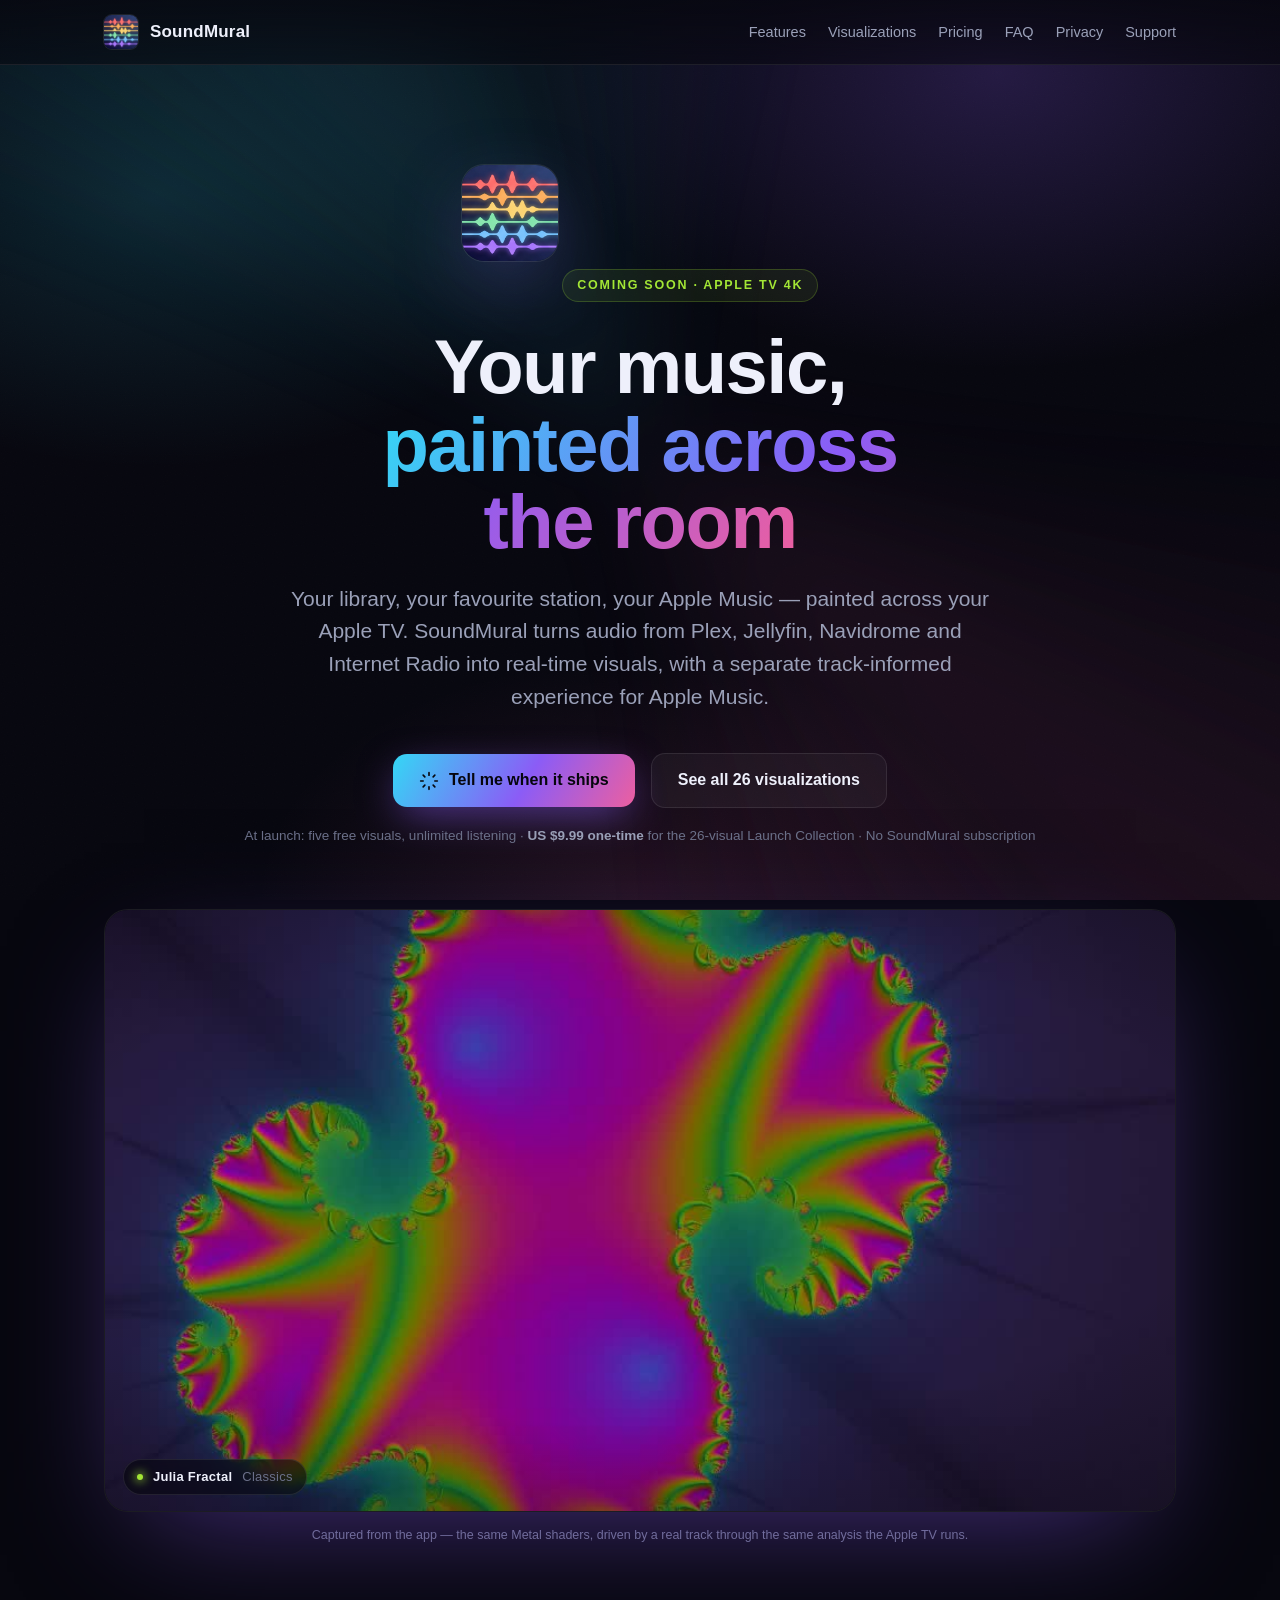
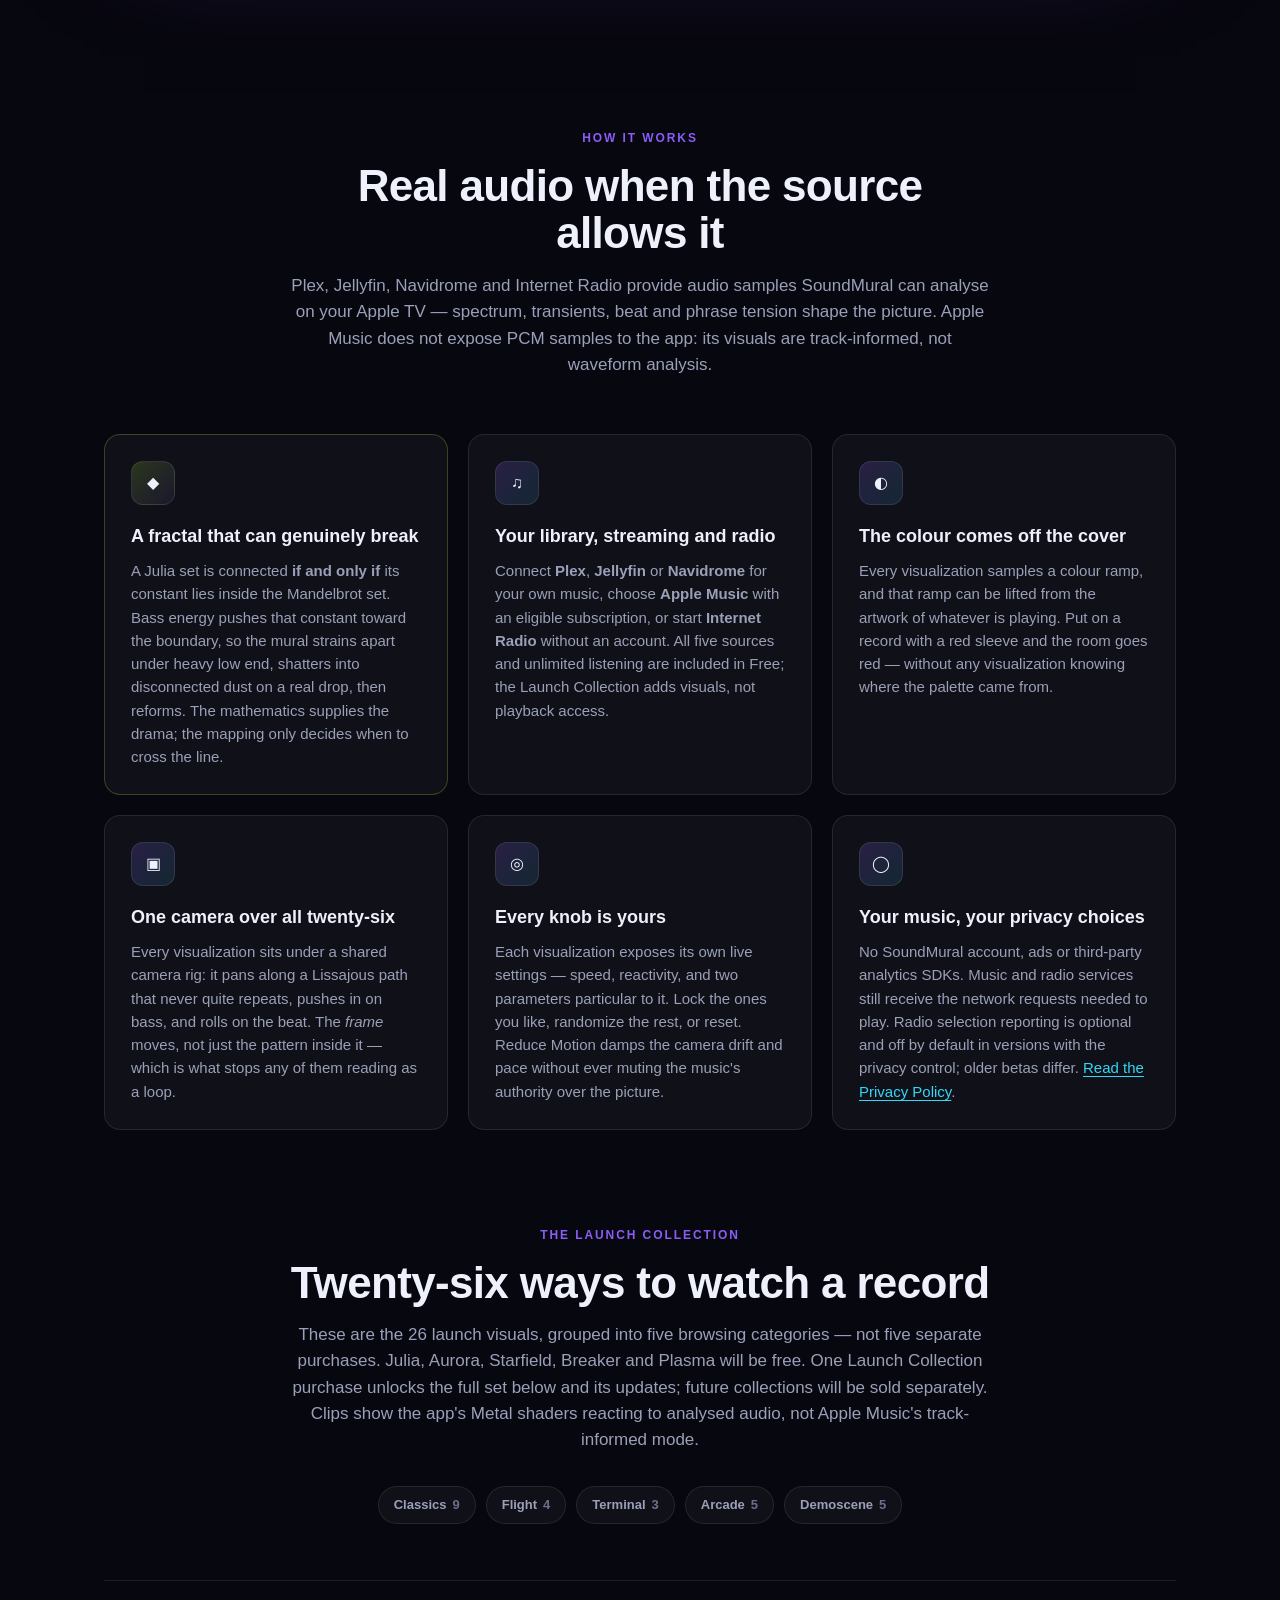
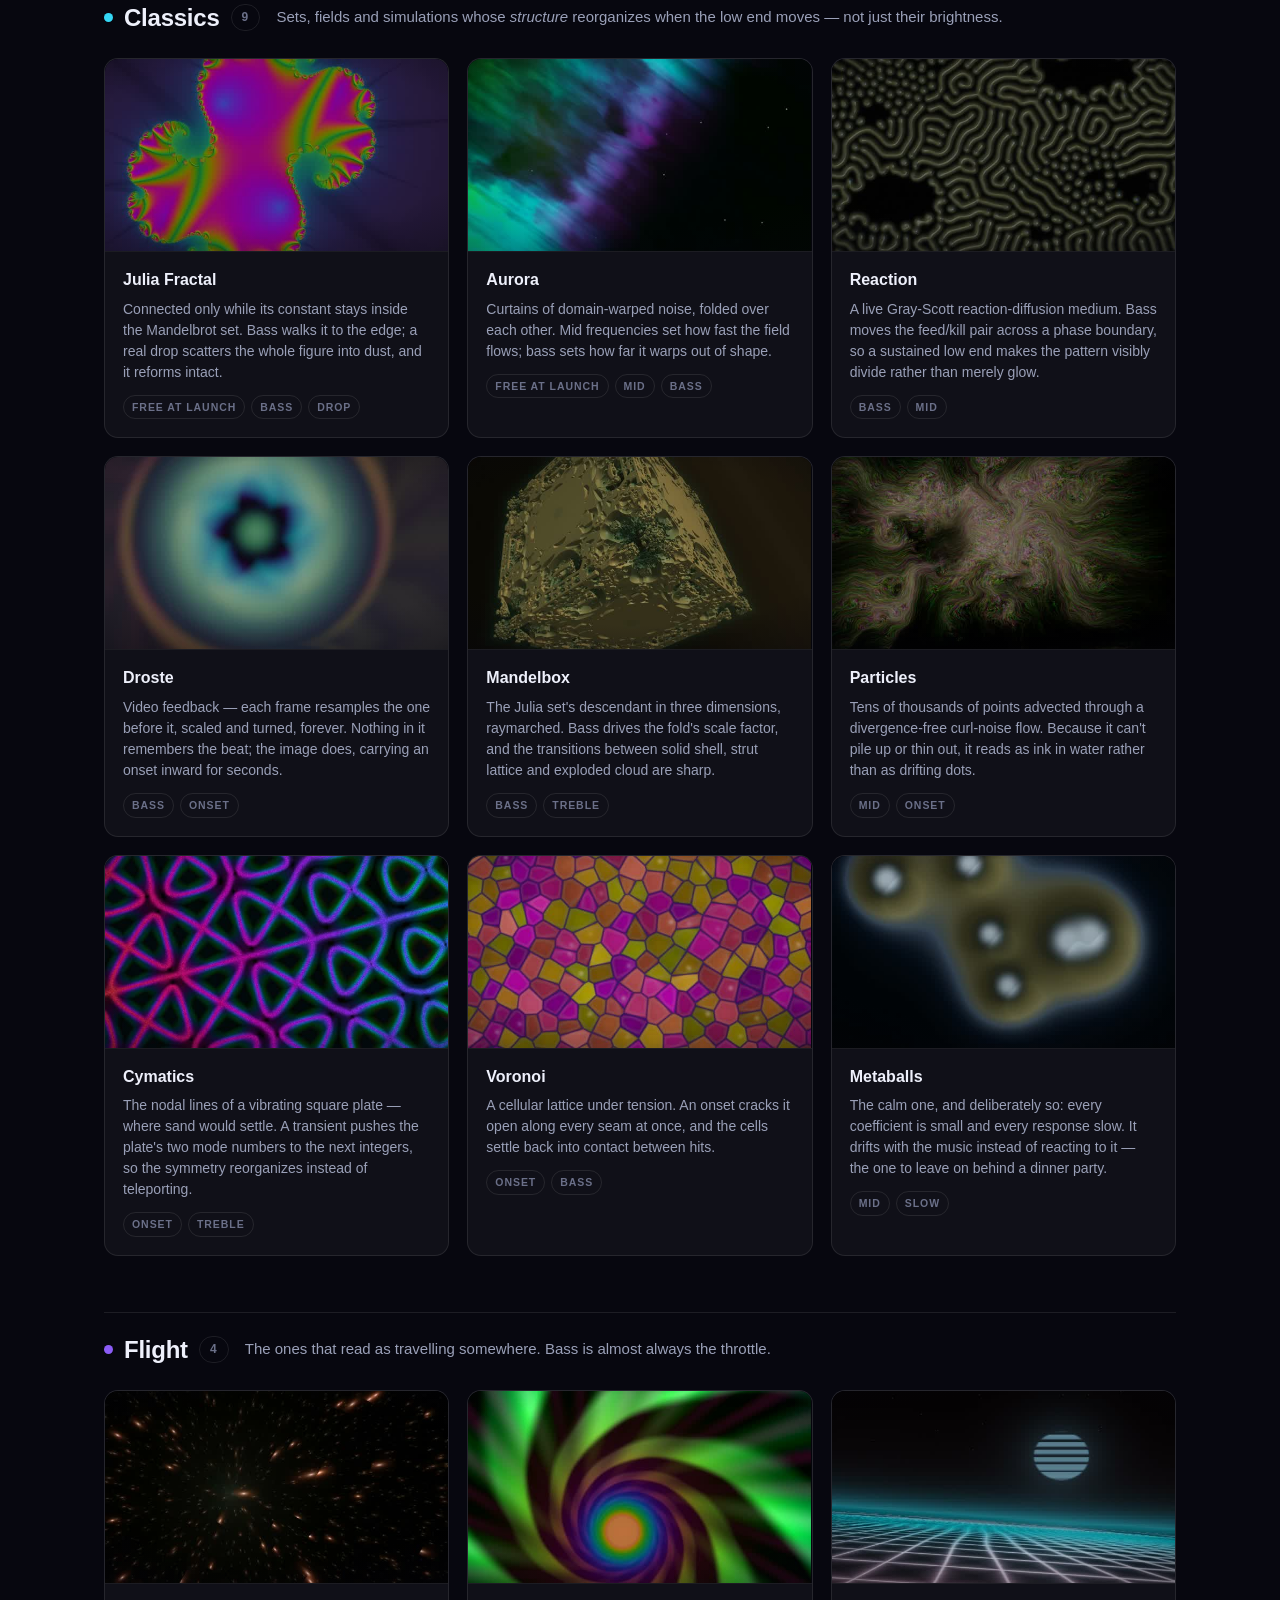
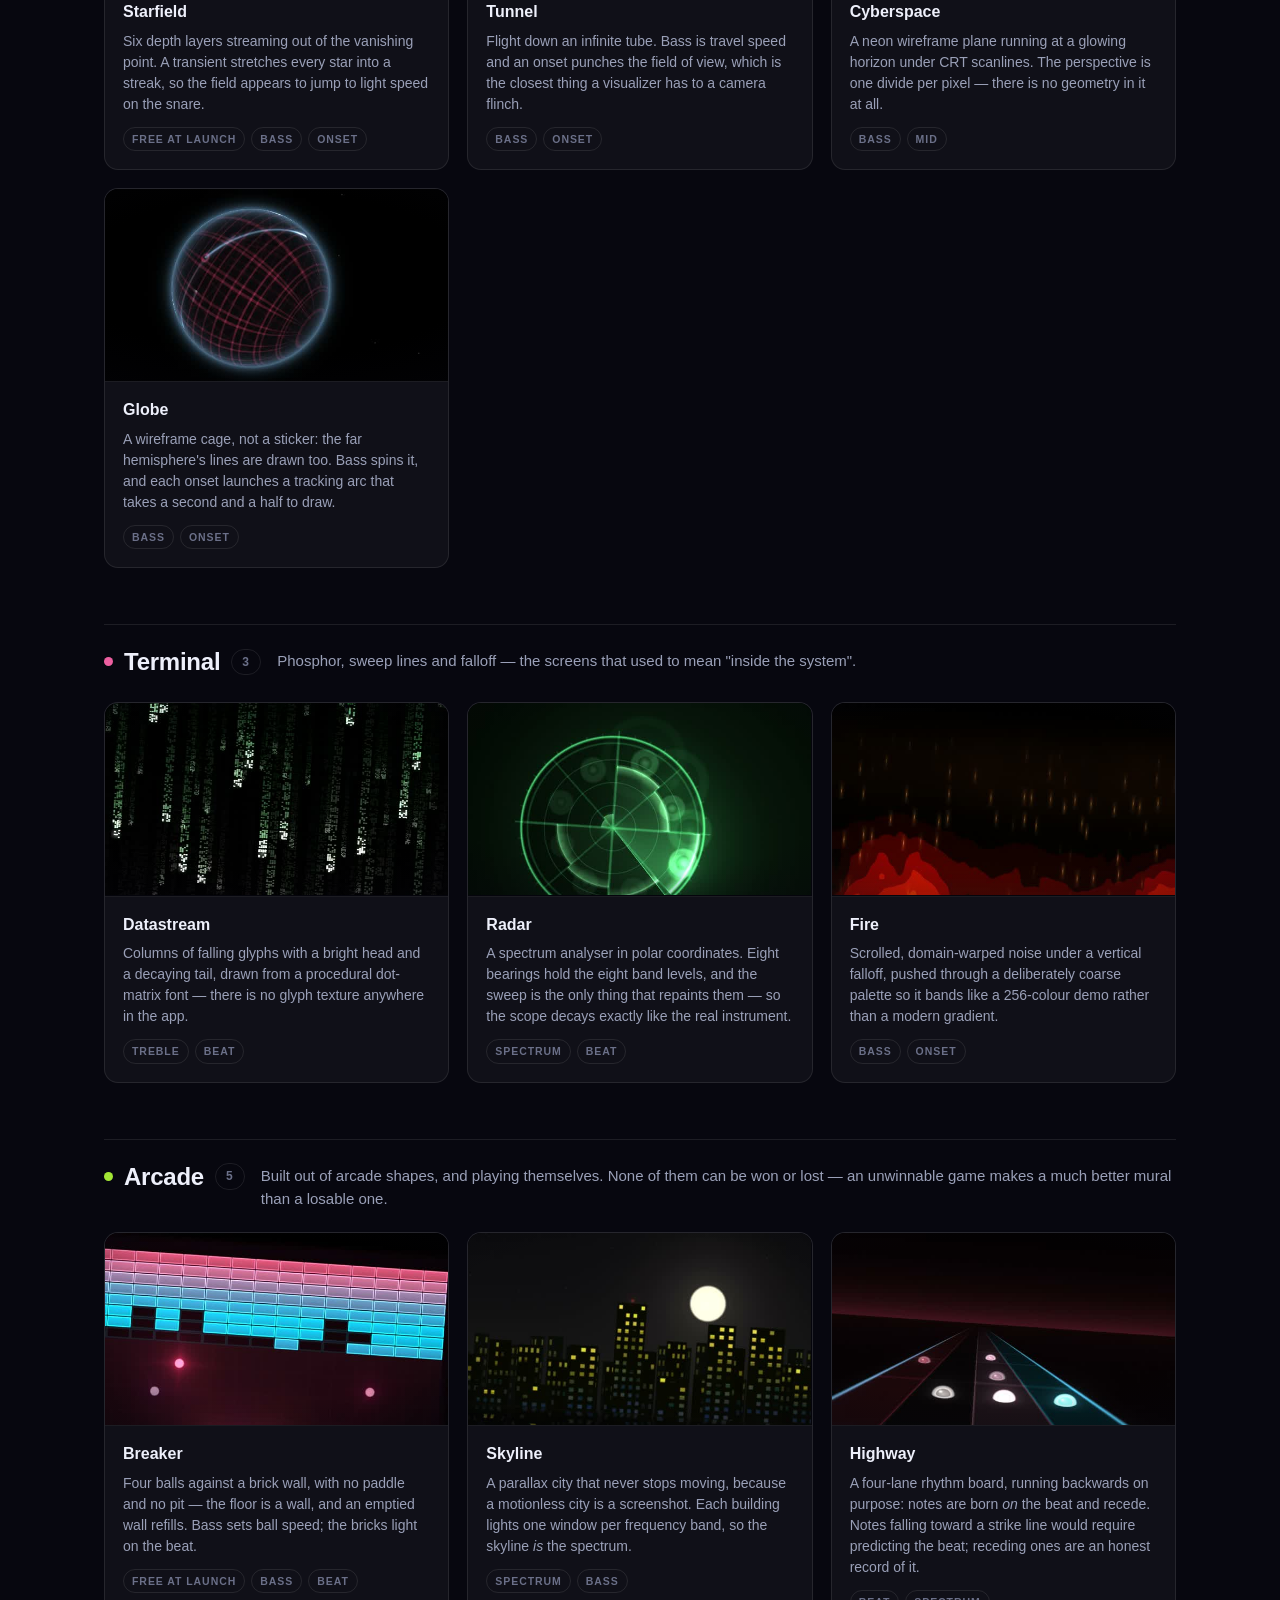
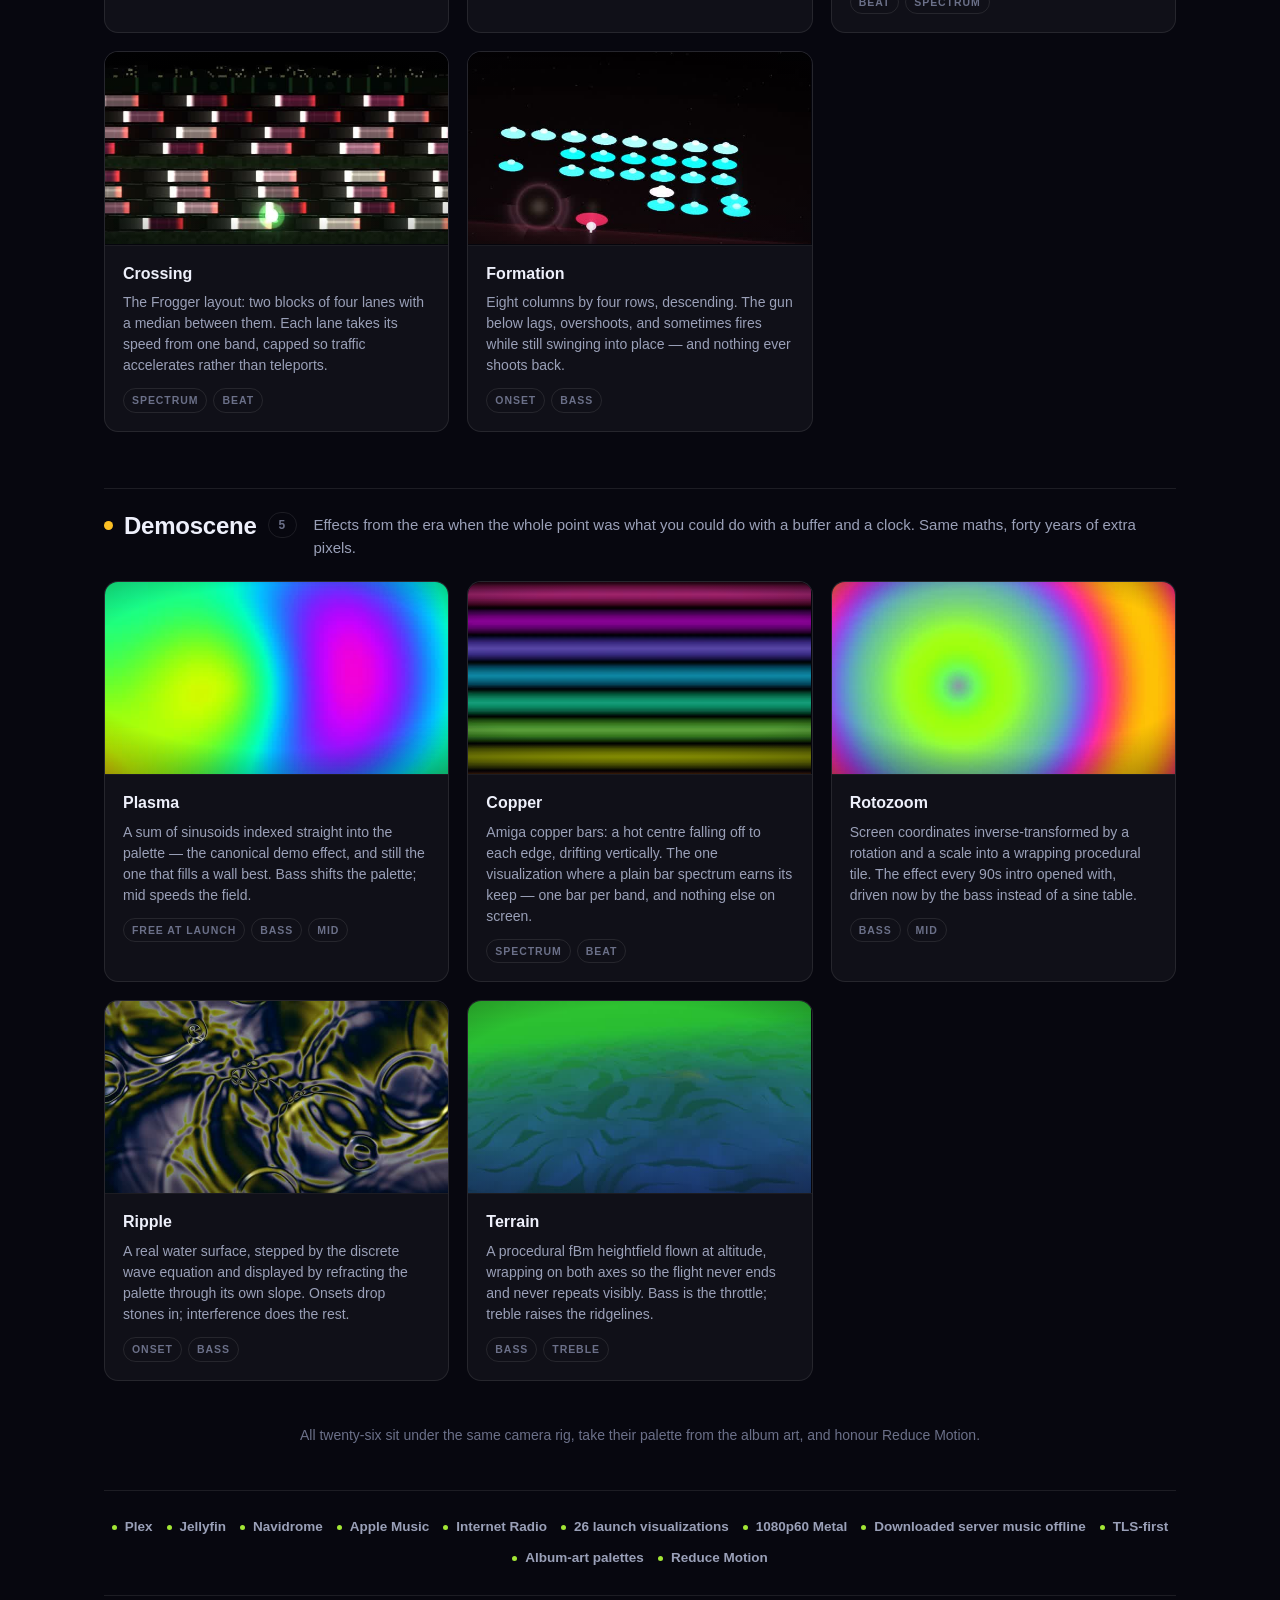
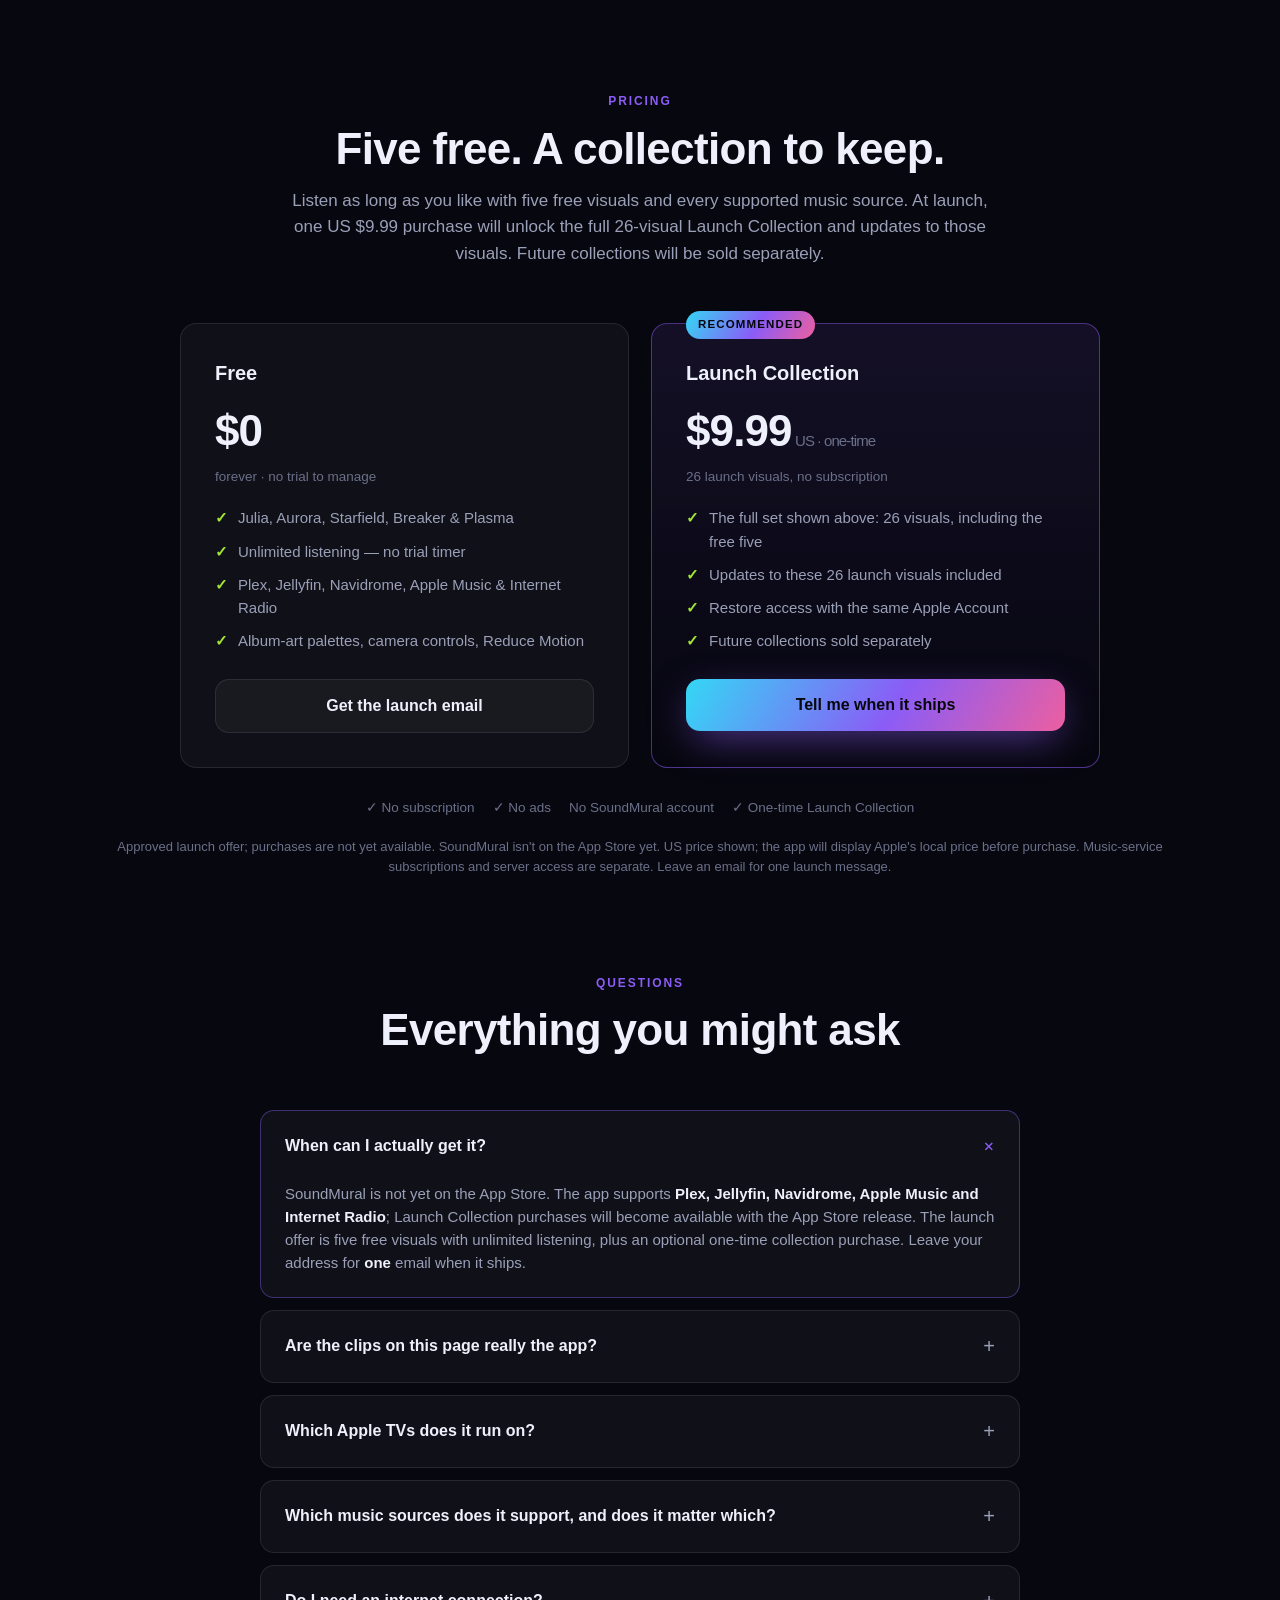
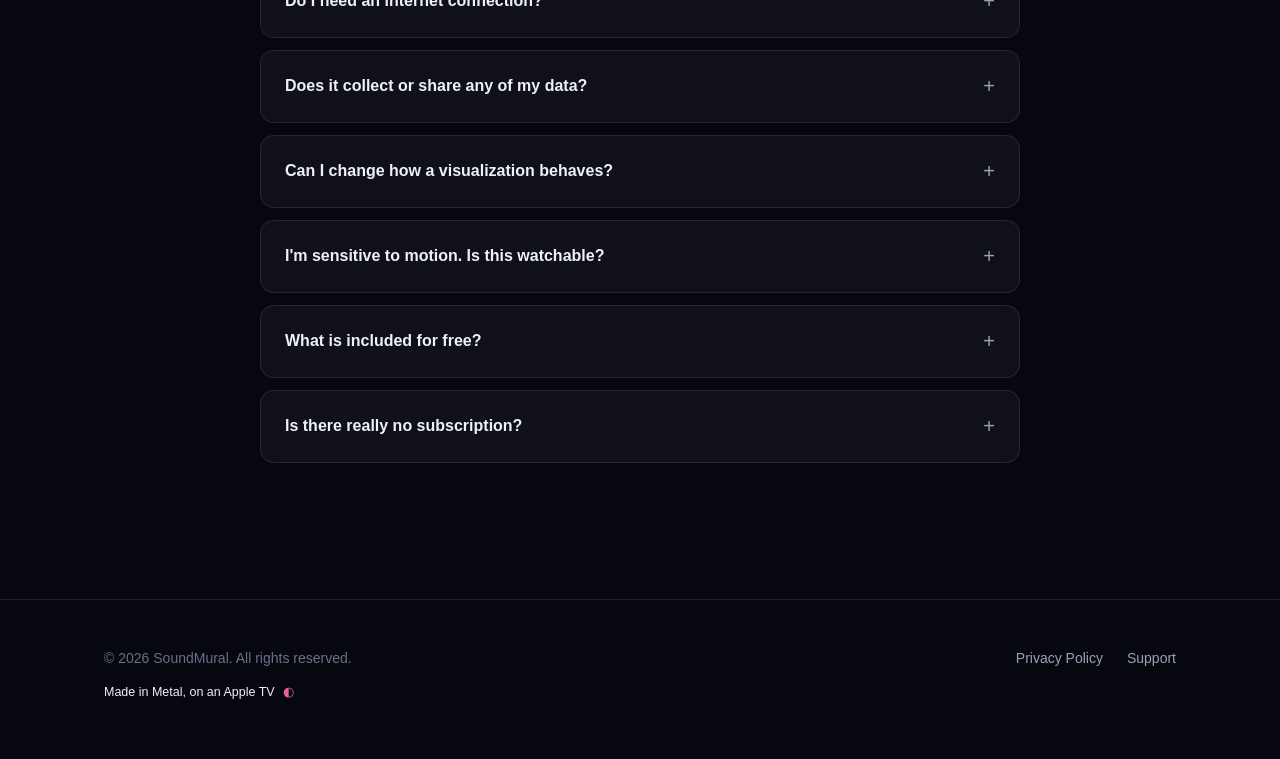
<file: index.html>
<!DOCTYPE html>
<html lang="en">
<head>
<meta charset="UTF-8" />
<meta name="viewport" content="width=device-width, initial-scale=1.0" />
<meta name="description" content="Coming soon to Apple TV: SoundMural with five free visuals and unlimited listening from Plex, Jellyfin, Navidrome, Apple Music and Internet Radio. US $9.99 once unlocks the 26-visual Launch Collection and its updates; future collections sold separately." />
<meta name="theme-color" content="#07070f" />
<title>SoundMural — Your music, painted across the room</title>
<style>
  :root{
    --bg:#07070f;
    --bg-2:#0b0b18;
    --surface:rgba(255,255,255,.04);
    --surface-2:rgba(255,255,255,.07);
    --line:rgba(255,255,255,.09);
    --text:#eef0fb;
    --muted:#9aa0b8;
    --faint:#6b7089;
    --cyan:#34d7f5;
    --violet:#8b5cf6;
    --magenta:#ec5fa0;
    --lime:#a3e635;
    --grad:linear-gradient(120deg,var(--cyan),var(--violet) 55%,var(--magenta));
    --maxw:1120px;
    --radius:16px;
    --ease:cubic-bezier(.22,.61,.36,1);
  }
  *{box-sizing:border-box;margin:0;padding:0}
  html{scroll-behavior:smooth}
  body{
    font-family:-apple-system,BlinkMacSystemFont,"Segoe UI",Helvetica,Arial,sans-serif;
    background:var(--bg);color:var(--text);line-height:1.55;
    -webkit-font-smoothing:antialiased;overflow-x:hidden;
  }
  ::selection{background:rgba(139,92,246,.35)}
  a{color:inherit;text-decoration:none}
  a:focus-visible,summary:focus-visible{outline:3px solid var(--lime);outline-offset:5px;border-radius:3px}
  .policy-link{color:var(--cyan);text-decoration:underline;text-underline-offset:.2em}
  .wrap{max-width:var(--maxw);margin:0 auto;padding:0 24px}

  /* ---------- ambient background ---------- */
  .aurora{position:fixed;inset:0;z-index:-2;overflow:hidden;
    background:
      radial-gradient(60% 55% at 78% 8%, rgba(139,92,246,.22), transparent 60%),
      radial-gradient(55% 50% at 12% 22%, rgba(52,215,245,.14), transparent 60%),
      radial-gradient(50% 45% at 50% 100%, rgba(236,95,160,.12), transparent 60%),
      var(--bg);}
  .aurora::before,.aurora::after{content:"";position:absolute;inset:-40%;
    background:
      conic-gradient(from 180deg at 50% 50%, transparent 0 30%, rgba(52,215,245,.06) 40%, transparent 55% 75%, rgba(236,95,160,.05) 85%, transparent 100%);
    filter:blur(46px);animation:drift 34s linear infinite;}
  .aurora::after{inset:-30%;animation-duration:52s;animation-direction:reverse;filter:blur(70px)}
  @keyframes drift{to{transform:rotate(1turn)}}
  .noise{position:fixed;inset:0;z-index:-1;pointer-events:none;opacity:.5;
    background-image:url("data:image/svg+xml,%3Csvg xmlns='http://www.w3.org/2000/svg' width='120' height='120'%3E%3Cfilter id='n'%3E%3CfeTurbulence type='fractalNoise' baseFrequency='.9' numOctaves='2'/%3E%3C/filter%3E%3Crect width='120' height='120' filter='url(%23n)' opacity='.04'/%3E%3C/svg%3E");}

  /* ---------- header ---------- */
  header{position:sticky;top:0;z-index:50;backdrop-filter:blur(14px);
    background:linear-gradient(rgba(7,7,15,.82),rgba(7,7,15,.55));
    border-bottom:1px solid var(--line)}
  .nav{display:flex;align-items:center;gap:28px;height:64px}
  .brand{display:flex;align-items:center;gap:12px;font-weight:700;font-size:17px;letter-spacing:.2px}
  .brand img{width:34px;height:34px;border-radius:8px;box-shadow:0 0 0 1px var(--line)}
  .nav-links{display:flex;gap:22px;margin-left:auto}
  .nav-links a{color:var(--muted);font-size:14.5px;font-weight:500;transition:color .15s}
  .nav-links a:hover{color:var(--text)}
  @media(max-width:700px){.nav-links{display:none}}

  /* ---------- hero ---------- */
  .hero{position:relative;padding:100px 0 88px;text-align:center}
  .hero .logo{width:96px;height:96px;border-radius:22px;margin:0 auto 28px;
    box-shadow:0 0 0 1px var(--line),0 24px 80px -20px rgba(139,92,246,.55)}
  .kicker{display:inline-flex;align-items:center;gap:8px;font-size:12.5px;font-weight:600;
    letter-spacing:.14em;text-transform:uppercase;color:var(--lime);
    background:rgba(163,230,53,.08);border:1px solid rgba(163,230,53,.22);
    padding:6px 14px;border-radius:999px;margin-bottom:26px}
  .hero h1{font-size:clamp(40px,7vw,76px);line-height:1.02;font-weight:800;letter-spacing:-.02em;
    max-width:15ch;margin:0 auto 22px}
  .hero h1 .g{background:var(--grad);-webkit-background-clip:text;background-clip:text;color:transparent}
  .hero .sub{font-size:clamp(17px,2.4vw,21px);color:var(--muted);max-width:60ch;margin:0 auto 40px}
  .cta-row{display:flex;gap:16px;justify-content:center;flex-wrap:wrap;align-items:center}
  .btn{display:inline-flex;align-items:center;gap:10px;font-size:16px;font-weight:650;
    padding:14px 26px;border-radius:14px;transition:transform .15s var(--ease),box-shadow .2s}
  .btn:hover{transform:translateY(-2px)}
  .btn-primary{background:var(--grad);color:#06060d;box-shadow:0 12px 40px -8px rgba(139,92,246,.6)}
  .btn-primary:hover{box-shadow:0 16px 52px -8px rgba(139,92,246,.8)}
  .btn-ghost{border:1px solid var(--line);color:var(--text);background:var(--surface)}
  .btn-ghost:hover{border-color:var(--violet)}
  .hero .note{margin-top:18px;font-size:13.5px;color:var(--faint)}
  .hero .note b{color:var(--muted);font-weight:600}

  /* ---------- hero viewer ---------- */
  .stage{margin-top:62px;position:relative;border-radius:24px;overflow:hidden;
    border:1px solid var(--line);aspect-ratio:16/9;background:#05050c;
    box-shadow:0 40px 120px -40px rgba(139,92,246,.5)}
  .stage video{position:absolute;inset:0;width:100%;height:100%;display:block;object-fit:cover}
  .stage .vig{position:absolute;inset:0;pointer-events:none;
    background:radial-gradient(120% 90% at 50% 45%, transparent 45%, rgba(5,5,12,.7) 100%)}
  .stage .tag{position:absolute;left:18px;bottom:16px;display:flex;align-items:center;gap:10px;
    font-size:13px;font-weight:600;letter-spacing:.02em;
    background:rgba(5,5,12,.55);backdrop-filter:blur(8px);border:1px solid var(--line);
    padding:7px 13px;border-radius:999px}
  .stage .tag i{width:6px;height:6px;border-radius:50%;background:var(--lime);font-style:normal;
    box-shadow:0 0 10px 2px rgba(163,230,53,.7)}
  .stage .tag em{font-style:normal;color:var(--faint);font-weight:500}
  .stage-note{margin-top:14px;font-size:12.5px;color:var(--faint);text-align:center}

  /* ---------- section scaffolding ---------- */
  section{padding:96px 0}
  .sec-head{max-width:700px;margin:0 auto 56px;text-align:center}
  .sec-head h2{font-size:clamp(30px,4.6vw,44px);font-weight:800;letter-spacing:-.015em;line-height:1.08}
  .sec-head p{color:var(--muted);margin-top:16px;font-size:17px}
  .sec-tag{font-size:12px;font-weight:700;letter-spacing:.16em;text-transform:uppercase;
    color:var(--violet);margin-bottom:14px}

  /* ---------- features ---------- */
  .grid{display:grid;grid-template-columns:repeat(3,1fr);gap:20px}
  @media(max-width:880px){.grid{grid-template-columns:1fr}}
  .card{background:var(--surface);border:1px solid var(--line);border-radius:var(--radius);
    padding:26px;transition:transform .2s var(--ease),border-color .2s,background .2s}
  .card:hover{transform:translateY(-4px);border-color:rgba(139,92,246,.4);background:var(--surface-2)}
  .card .ic{width:44px;height:44px;border-radius:12px;display:grid;place-items:center;margin-bottom:18px;
    background:linear-gradient(135deg,rgba(139,92,246,.2),rgba(52,215,245,.12));border:1px solid var(--line)}
  .card h3{font-size:18px;font-weight:700;margin-bottom:8px}
  .card p{color:var(--muted);font-size:15px}
  .card.feature{border-color:rgba(163,230,53,.25)}
  .card.feature .ic{background:linear-gradient(135deg,rgba(163,230,53,.18),rgba(139,92,246,.1))}

  /* ---------- visualization gallery ---------- */
  .chips{display:flex;gap:10px;justify-content:center;flex-wrap:wrap;margin:-24px 0 54px}
  .chips a{font-size:13px;font-weight:600;color:var(--muted);border:1px solid var(--line);
    background:var(--surface);padding:8px 15px;border-radius:999px;transition:.18s}
  .chips a:hover{color:var(--text);border-color:rgba(139,92,246,.5);background:var(--surface-2)}
  .chips a b{color:var(--faint);font-weight:600;margin-left:6px}

  .pack-head{display:flex;align-items:baseline;gap:16px;flex-wrap:wrap;
    margin:0 0 22px;padding-top:18px;border-top:1px solid var(--line)}
  .pack-head:not(:first-of-type){margin-top:56px}
  .pack-head h3{font-size:24px;font-weight:750;letter-spacing:-.01em;display:flex;align-items:center;gap:11px}
  .pack-head h3::before{content:"";width:9px;height:9px;border-radius:50%;background:var(--violet)}
  .pack-head .count{font-size:12px;font-weight:700;letter-spacing:.1em;text-transform:uppercase;
    color:var(--faint);border:1px solid var(--line);border-radius:999px;padding:3px 10px}
  .pack-head p{color:var(--muted);font-size:15px;flex:1 1 340px;min-width:0}
  #pack-core h3::before{background:var(--cyan)}
  #pack-flight h3::before{background:var(--violet)}
  #pack-terminal h3::before{background:var(--magenta)}
  #pack-arcade h3::before{background:var(--lime)}
  #pack-demoscene h3::before{background:#fbbf24}

  .viz-grid{display:grid;grid-template-columns:repeat(3,1fr);gap:18px}
  @media(max-width:940px){.viz-grid{grid-template-columns:repeat(2,1fr)}}
  @media(max-width:600px){.viz-grid{grid-template-columns:1fr}}
  .viz{background:var(--surface);border:1px solid var(--line);border-radius:14px;overflow:hidden;
    transition:transform .2s var(--ease),border-color .2s}
  .viz:hover{transform:translateY(-3px);border-color:rgba(139,92,246,.45)}
  .viz .scr{position:relative;aspect-ratio:16/9;background:#05050c;border-bottom:1px solid var(--line)}
  .viz .scr video{position:absolute;inset:0;width:100%;height:100%;display:block;object-fit:cover}
  .viz .scr::after{content:"";position:absolute;inset:0;pointer-events:none;
    background:radial-gradient(115% 85% at 50% 45%, transparent 50%, rgba(5,5,12,.6) 100%)}
  .viz figcaption{padding:16px 18px 18px}
  .viz h4{font-size:16px;font-weight:700;margin-bottom:6px}
  .viz p{font-size:14px;color:var(--muted);line-height:1.5}
  .drv{display:flex;gap:6px;flex-wrap:wrap;margin-top:12px}
  .drv span{font-size:10.5px;font-weight:700;letter-spacing:.09em;text-transform:uppercase;
    color:var(--faint);border:1px solid var(--line);border-radius:999px;padding:3px 8px}
  .note-center{text-align:center;margin-top:44px;color:var(--faint);font-size:14px}

  /* ---------- specs bar ---------- */
  .specs{margin-top:44px;display:flex;flex-wrap:wrap;justify-content:center;gap:10px 14px;
    border-top:1px solid var(--line);border-bottom:1px solid var(--line);padding:26px 0}
  .specs span{font-size:13.5px;color:var(--muted);font-weight:550;display:inline-flex;gap:8px;align-items:center}
  .specs span::before{content:"";width:5px;height:5px;border-radius:50%;background:var(--lime)}

  /* ---------- pricing ---------- */
  .price-wrap{display:grid;grid-template-columns:repeat(2,1fr);gap:22px;max-width:920px;margin:0 auto}
  @media(max-width:720px){.price-wrap{grid-template-columns:1fr}}
  .tier{border-radius:var(--radius);padding:34px;border:1px solid var(--line);background:var(--surface);position:relative}
  .tier.paid{background:linear-gradient(180deg,rgba(139,92,246,.10),rgba(7,7,15,.2));border-color:rgba(139,92,246,.5)}
  .tier .badge{position:absolute;top:-13px;left:34px;font-size:11.5px;font-weight:700;letter-spacing:.1em;
    text-transform:uppercase;padding:5px 12px;border-radius:999px;
    background:var(--grad);color:#06060d}
  .tier h3{font-size:20px;font-weight:750}
  .tier .price{font-size:44px;font-weight:800;letter-spacing:-.02em;margin:8px 0 2px}
  .tier .price small{font-size:15px;color:var(--faint);font-weight:500}
  .tier .pmt{font-size:13.5px;color:var(--faint);margin-bottom:18px}
  .tier ul{list-style:none;display:flex;flex-direction:column;gap:10px;margin-bottom:26px}
  .tier li{font-size:15px;color:var(--muted);display:flex;gap:10px}
  .tier li::before{content:"✓";color:var(--lime);font-weight:700}
  .tier .btn{width:100%;justify-content:center}
  .trust{text-align:center;margin-top:30px;color:var(--faint);font-size:13.5px;display:flex;gap:18px;justify-content:center;flex-wrap:wrap}
  .trust span{display:inline-flex;gap:7px;align-items:center}
  .price-note{text-align:center;margin-top:18px;font-size:13px;color:var(--faint)}

  /* ---------- faq ---------- */
  .faq{max-width:760px;margin:0 auto;display:flex;flex-direction:column;gap:12px}
  details{background:var(--surface);border:1px solid var(--line);border-radius:14px;overflow:hidden}
  details[open]{border-color:rgba(139,92,246,.4)}
  summary{cursor:pointer;padding:20px 24px;font-size:16px;font-weight:600;list-style:none;
    display:flex;justify-content:space-between;align-items:center;gap:16px}
  summary::-webkit-details-marker{display:none}
  summary::after{content:"+";font-size:20px;color:var(--muted);transition:transform .2s;font-weight:400}
  details[open] summary::after{transform:rotate(45deg);color:var(--violet)}
  details .a{padding:0 24px 22px;color:var(--muted);font-size:15px}
  details .a b{color:var(--text);font-weight:600}

  /* ---------- footer ---------- */
  footer{border-top:1px solid var(--line);padding:48px 0 56px;margin-top:40px}
  .foot{display:flex;flex-wrap:wrap;gap:16px 36px;align-items:center;justify-content:space-between;color:var(--faint);font-size:14px}
  .foot .cols{display:flex;gap:24px;flex-wrap:wrap}
  .foot a{color:var(--muted)}
  .foot a:hover{color:var(--text)}
  .made{margin-top:14px;font-size:12.5px;display:flex;gap:8px;align-items:center}
  .made span{color:var(--magenta)}

  @media (prefers-reduced-motion:reduce){
    html{scroll-behavior:auto}
    .aurora::before,.aurora::after{animation:none !important}
    .btn:hover,.card:hover,.viz:hover{transform:none}
  }
</style>
</head>
<body>
<div class="aurora"></div>
<div class="noise"></div>

<header>
  <div class="wrap nav">
    <div class="brand"><img src="logo.png" alt="SoundMural" />SoundMural</div>
    <nav class="nav-links" aria-label="Main navigation">
      <a href="#features">Features</a>
      <a href="#visuals">Visualizations</a>
      <a href="#pricing">Pricing</a>
      <a href="#faq">FAQ</a>
      <a href="/privacy/">Privacy</a>
      <a href="/support/">Support</a>
    </nav>
  </div>
</header>

<section class="hero" id="top">
  <div class="wrap">
    <img class="logo" src="logo.png" alt="SoundMural app icon" />
    <div class="kicker">Coming soon · Apple TV 4K</div>
    <h1>Your music, <span class="g">painted across the room</span></h1>
    <p class="sub">Your library, your favourite station, your Apple Music — painted across your Apple TV. SoundMural turns audio from Plex, Jellyfin, Navidrome and Internet Radio into real-time visuals, with a separate track-informed experience for Apple Music.</p>
    <div class="cta-row">
      <a class="btn btn-primary" href="mailto:hello@soundmural.com?subject=Tell%20me%20when%20SoundMural%20ships">
        <svg width="20" height="20" viewBox="0 0 24 24" fill="none" stroke="currentColor" stroke-width="2" stroke-linecap="round" stroke-linejoin="round"><path d="M12 2v3M12 19v3M2 12h3M19 12h3M5 5l2 2M17 17l2 2M19 5l-2 2M7 17l-2 2" /></svg>
        Tell me when it ships
      </a>
      <a class="btn btn-ghost" href="#visuals">See all 26 visualizations</a>
    </div>
    <p class="note">At launch: five free visuals, unlimited listening · <b>US $9.99 one-time</b> for the 26-visual Launch Collection · No SoundMural subscription</p>

    <div class="stage" id="stage">
      <video id="hero-video" muted loop playsinline preload="metadata" aria-hidden="true"
             poster="media/hero/julia.jpg"><source id="hero-src" src="media/hero/julia.mp4" type="video/mp4" /></video>
      <div class="vig"></div>
      <div class="tag"><i></i><span id="hero-name">Julia Fractal</span><em id="hero-pack">Classics</em></div>
    </div>
    <p class="stage-note">Captured from the app — the same Metal shaders, driven by a real track through the same analysis the Apple TV runs.</p>
  </div>
</section>

<section id="features">
  <div class="wrap">
    <div class="sec-head">
      <div class="sec-tag">How it works</div>
      <h2>Real audio when the source allows it</h2>
      <p>Plex, Jellyfin, Navidrome and Internet Radio provide audio samples SoundMural can analyse on your Apple TV — spectrum, transients, beat and phrase tension shape the picture. Apple Music does not expose PCM samples to the app: its visuals are track-informed, not waveform analysis.</p>
    </div>
    <div class="grid">
      <div class="card feature">
        <div class="ic">◆</div>
        <h3>A fractal that can genuinely break</h3>
        <p>A Julia set is connected <b>if and only if</b> its constant lies inside the Mandelbrot set. Bass energy pushes that constant toward the boundary, so the mural strains apart under heavy low end, shatters into disconnected dust on a real drop, then reforms. The mathematics supplies the drama; the mapping only decides when to cross the line.</p>
      </div>
      <div class="card">
        <div class="ic">♫</div>
        <h3>Your library, streaming and radio</h3>
        <p>Connect <b>Plex</b>, <b>Jellyfin</b> or <b>Navidrome</b> for your own music, choose <b>Apple Music</b> with an eligible subscription, or start <b>Internet Radio</b> without an account. All five sources and unlimited listening are included in Free; the Launch Collection adds visuals, not playback access.</p>
      </div>
      <div class="card">
        <div class="ic">◐</div>
        <h3>The colour comes off the cover</h3>
        <p>Every visualization samples a colour ramp, and that ramp can be lifted from the artwork of whatever is playing. Put on a record with a red sleeve and the room goes red — without any visualization knowing where the palette came from.</p>
      </div>
      <div class="card">
        <div class="ic">▣</div>
        <h3>One camera over all twenty-six</h3>
        <p>Every visualization sits under a shared camera rig: it pans along a Lissajous path that never quite repeats, pushes in on bass, and rolls on the beat. The <i>frame</i> moves, not just the pattern inside it — which is what stops any of them reading as a loop.</p>
      </div>
      <div class="card">
        <div class="ic">◎</div>
        <h3>Every knob is yours</h3>
        <p>Each visualization exposes its own live settings — speed, reactivity, and two parameters particular to it. Lock the ones you like, randomize the rest, or reset. Reduce Motion damps the camera drift and pace without ever muting the music's authority over the picture.</p>
      </div>
      <div class="card">
        <div class="ic">◯</div>
        <h3>Your music, your privacy choices</h3>
        <p>No SoundMural account, ads or third-party analytics SDKs. Music and radio services still receive the network requests needed to play. Radio selection reporting is optional and off by default in versions with the privacy control; older betas differ. <a class="policy-link" href="/privacy/">Read the Privacy Policy</a>.</p>
      </div>
    </div>
  </div>
</section>

<section id="visuals" style="padding-top:0">
  <div class="wrap">
    <div class="sec-head">
      <div class="sec-tag">The Launch Collection</div>
      <h2>Twenty-six ways to watch a record</h2>
      <p>These are the 26 launch visuals, grouped into five browsing categories — not five separate purchases. Julia, Aurora, Starfield, Breaker and Plasma will be free. One Launch Collection purchase unlocks the full set below and its updates; future collections will be sold separately. Clips show the app's Metal shaders reacting to analysed audio, not Apple Music's track-informed mode.</p>
    </div>

    <div class="chips">
      <a href="#pack-core">Classics<b>9</b></a>
      <a href="#pack-flight">Flight<b>4</b></a>
      <a href="#pack-terminal">Terminal<b>3</b></a>
      <a href="#pack-arcade">Arcade<b>5</b></a>
      <a href="#pack-demoscene">Demoscene<b>5</b></a>
    </div>

    <div class="pack-head" id="pack-core">
      <h3>Classics <span class="count">9</span></h3>
      <p>Sets, fields and simulations whose <i>structure</i> reorganizes when the low end moves — not just their brightness.</p>
    </div>
    <div class="viz-grid">
      <figure class="viz" data-viz="julia">
        <div class="scr"><video muted loop playsinline preload="none" aria-hidden="true"
          poster="media/viz/julia.jpg"><source src="media/viz/julia.mp4" type="video/mp4" /></video></div>
        <figcaption>
          <h4>Julia Fractal</h4>
          <p>Connected only while its constant stays inside the Mandelbrot set. Bass walks it to the edge; a real drop scatters the whole figure into dust, and it reforms intact.</p>
          <div class="drv"><span>Free at launch</span><span>bass</span><span>drop</span></div>
        </figcaption>
      </figure>
      <figure class="viz" data-viz="aurora">
        <div class="scr"><video muted loop playsinline preload="none" aria-hidden="true"
          poster="media/viz/aurora.jpg"><source src="media/viz/aurora.mp4" type="video/mp4" /></video></div>
        <figcaption>
          <h4>Aurora</h4>
          <p>Curtains of domain-warped noise, folded over each other. Mid frequencies set how fast the field flows; bass sets how far it warps out of shape.</p>
          <div class="drv"><span>Free at launch</span><span>mid</span><span>bass</span></div>
        </figcaption>
      </figure>
      <figure class="viz" data-viz="reaction">
        <div class="scr"><video muted loop playsinline preload="none" aria-hidden="true"
          poster="media/viz/reaction.jpg"><source src="media/viz/reaction.mp4" type="video/mp4" /></video></div>
        <figcaption>
          <h4>Reaction</h4>
          <p>A live Gray-Scott reaction-diffusion medium. Bass moves the feed/kill pair across a phase boundary, so a sustained low end makes the pattern visibly divide rather than merely glow.</p>
          <div class="drv"><span>bass</span><span>mid</span></div>
        </figcaption>
      </figure>
      <figure class="viz" data-viz="droste">
        <div class="scr"><video muted loop playsinline preload="none" aria-hidden="true"
          poster="media/viz/droste.jpg"><source src="media/viz/droste.mp4" type="video/mp4" /></video></div>
        <figcaption>
          <h4>Droste</h4>
          <p>Video feedback — each frame resamples the one before it, scaled and turned, forever. Nothing in it remembers the beat; the image does, carrying an onset inward for seconds.</p>
          <div class="drv"><span>bass</span><span>onset</span></div>
        </figcaption>
      </figure>
      <figure class="viz" data-viz="mandelbox">
        <div class="scr"><video muted loop playsinline preload="none" aria-hidden="true"
          poster="media/viz/mandelbox.jpg"><source src="media/viz/mandelbox.mp4" type="video/mp4" /></video></div>
        <figcaption>
          <h4>Mandelbox</h4>
          <p>The Julia set's descendant in three dimensions, raymarched. Bass drives the fold's scale factor, and the transitions between solid shell, strut lattice and exploded cloud are sharp.</p>
          <div class="drv"><span>bass</span><span>treble</span></div>
        </figcaption>
      </figure>
      <figure class="viz" data-viz="particles">
        <div class="scr"><video muted loop playsinline preload="none" aria-hidden="true"
          poster="media/viz/particles.jpg"><source src="media/viz/particles.mp4" type="video/mp4" /></video></div>
        <figcaption>
          <h4>Particles</h4>
          <p>Tens of thousands of points advected through a divergence-free curl-noise flow. Because it can't pile up or thin out, it reads as ink in water rather than as drifting dots.</p>
          <div class="drv"><span>mid</span><span>onset</span></div>
        </figcaption>
      </figure>
      <figure class="viz" data-viz="chladni">
        <div class="scr"><video muted loop playsinline preload="none" aria-hidden="true"
          poster="media/viz/chladni.jpg"><source src="media/viz/chladni.mp4" type="video/mp4" /></video></div>
        <figcaption>
          <h4>Cymatics</h4>
          <p>The nodal lines of a vibrating square plate — where sand would settle. A transient pushes the plate's two mode numbers to the next integers, so the symmetry reorganizes instead of teleporting.</p>
          <div class="drv"><span>onset</span><span>treble</span></div>
        </figcaption>
      </figure>
      <figure class="viz" data-viz="voronoi">
        <div class="scr"><video muted loop playsinline preload="none" aria-hidden="true"
          poster="media/viz/voronoi.jpg"><source src="media/viz/voronoi.mp4" type="video/mp4" /></video></div>
        <figcaption>
          <h4>Voronoi</h4>
          <p>A cellular lattice under tension. An onset cracks it open along every seam at once, and the cells settle back into contact between hits.</p>
          <div class="drv"><span>onset</span><span>bass</span></div>
        </figcaption>
      </figure>
      <figure class="viz" data-viz="metaball">
        <div class="scr"><video muted loop playsinline preload="none" aria-hidden="true"
          poster="media/viz/metaball.jpg"><source src="media/viz/metaball.mp4" type="video/mp4" /></video></div>
        <figcaption>
          <h4>Metaballs</h4>
          <p>The calm one, and deliberately so: every coefficient is small and every response slow. It drifts with the music instead of reacting to it — the one to leave on behind a dinner party.</p>
          <div class="drv"><span>mid</span><span>slow</span></div>
        </figcaption>
      </figure>
    </div>

    <div class="pack-head" id="pack-flight">
      <h3>Flight <span class="count">4</span></h3>
      <p>The ones that read as travelling somewhere. Bass is almost always the throttle.</p>
    </div>
    <div class="viz-grid">
      <figure class="viz" data-viz="starfield">
        <div class="scr"><video muted loop playsinline preload="none" aria-hidden="true"
          poster="media/viz/starfield.jpg"><source src="media/viz/starfield.mp4" type="video/mp4" /></video></div>
        <figcaption>
          <h4>Starfield</h4>
          <p>Six depth layers streaming out of the vanishing point. A transient stretches every star into a streak, so the field appears to jump to light speed on the snare.</p>
          <div class="drv"><span>Free at launch</span><span>bass</span><span>onset</span></div>
        </figcaption>
      </figure>
      <figure class="viz" data-viz="tunnel">
        <div class="scr"><video muted loop playsinline preload="none" aria-hidden="true"
          poster="media/viz/tunnel.jpg"><source src="media/viz/tunnel.mp4" type="video/mp4" /></video></div>
        <figcaption>
          <h4>Tunnel</h4>
          <p>Flight down an infinite tube. Bass is travel speed and an onset punches the field of view, which is the closest thing a visualizer has to a camera flinch.</p>
          <div class="drv"><span>bass</span><span>onset</span></div>
        </figcaption>
      </figure>
      <figure class="viz" data-viz="cyberspace">
        <div class="scr"><video muted loop playsinline preload="none" aria-hidden="true"
          poster="media/viz/cyberspace.jpg"><source src="media/viz/cyberspace.mp4" type="video/mp4" /></video></div>
        <figcaption>
          <h4>Cyberspace</h4>
          <p>A neon wireframe plane running at a glowing horizon under CRT scanlines. The perspective is one divide per pixel — there is no geometry in it at all.</p>
          <div class="drv"><span>bass</span><span>mid</span></div>
        </figcaption>
      </figure>
      <figure class="viz" data-viz="globe">
        <div class="scr"><video muted loop playsinline preload="none" aria-hidden="true"
          poster="media/viz/globe.jpg"><source src="media/viz/globe.mp4" type="video/mp4" /></video></div>
        <figcaption>
          <h4>Globe</h4>
          <p>A wireframe cage, not a sticker: the far hemisphere's lines are drawn too. Bass spins it, and each onset launches a tracking arc that takes a second and a half to draw.</p>
          <div class="drv"><span>bass</span><span>onset</span></div>
        </figcaption>
      </figure>
    </div>

    <div class="pack-head" id="pack-terminal">
      <h3>Terminal <span class="count">3</span></h3>
      <p>Phosphor, sweep lines and falloff — the screens that used to mean "inside the system".</p>
    </div>
    <div class="viz-grid">
      <figure class="viz" data-viz="datastream">
        <div class="scr"><video muted loop playsinline preload="none" aria-hidden="true"
          poster="media/viz/datastream.jpg"><source src="media/viz/datastream.mp4" type="video/mp4" /></video></div>
        <figcaption>
          <h4>Datastream</h4>
          <p>Columns of falling glyphs with a bright head and a decaying tail, drawn from a procedural dot-matrix font — there is no glyph texture anywhere in the app.</p>
          <div class="drv"><span>treble</span><span>beat</span></div>
        </figcaption>
      </figure>
      <figure class="viz" data-viz="radar">
        <div class="scr"><video muted loop playsinline preload="none" aria-hidden="true"
          poster="media/viz/radar.jpg"><source src="media/viz/radar.mp4" type="video/mp4" /></video></div>
        <figcaption>
          <h4>Radar</h4>
          <p>A spectrum analyser in polar coordinates. Eight bearings hold the eight band levels, and the sweep is the only thing that repaints them — so the scope decays exactly like the real instrument.</p>
          <div class="drv"><span>spectrum</span><span>beat</span></div>
        </figcaption>
      </figure>
      <figure class="viz" data-viz="fire">
        <div class="scr"><video muted loop playsinline preload="none" aria-hidden="true"
          poster="media/viz/fire.jpg"><source src="media/viz/fire.mp4" type="video/mp4" /></video></div>
        <figcaption>
          <h4>Fire</h4>
          <p>Scrolled, domain-warped noise under a vertical falloff, pushed through a deliberately coarse palette so it bands like a 256-colour demo rather than a modern gradient.</p>
          <div class="drv"><span>bass</span><span>onset</span></div>
        </figcaption>
      </figure>
    </div>

    <div class="pack-head" id="pack-arcade">
      <h3>Arcade <span class="count">5</span></h3>
      <p>Built out of arcade shapes, and playing themselves. None of them can be won or lost — an unwinnable game makes a much better mural than a losable one.</p>
    </div>
    <div class="viz-grid">
      <figure class="viz" data-viz="breaker">
        <div class="scr"><video muted loop playsinline preload="none" aria-hidden="true"
          poster="media/viz/breaker.jpg"><source src="media/viz/breaker.mp4" type="video/mp4" /></video></div>
        <figcaption>
          <h4>Breaker</h4>
          <p>Four balls against a brick wall, with no paddle and no pit — the floor is a wall, and an emptied wall refills. Bass sets ball speed; the bricks light on the beat.</p>
          <div class="drv"><span>Free at launch</span><span>bass</span><span>beat</span></div>
        </figcaption>
      </figure>
      <figure class="viz" data-viz="skyline">
        <div class="scr"><video muted loop playsinline preload="none" aria-hidden="true"
          poster="media/viz/skyline.jpg"><source src="media/viz/skyline.mp4" type="video/mp4" /></video></div>
        <figcaption>
          <h4>Skyline</h4>
          <p>A parallax city that never stops moving, because a motionless city is a screenshot. Each building lights one window per frequency band, so the skyline <i>is</i> the spectrum.</p>
          <div class="drv"><span>spectrum</span><span>bass</span></div>
        </figcaption>
      </figure>
      <figure class="viz" data-viz="highway">
        <div class="scr"><video muted loop playsinline preload="none" aria-hidden="true"
          poster="media/viz/highway.jpg"><source src="media/viz/highway.mp4" type="video/mp4" /></video></div>
        <figcaption>
          <h4>Highway</h4>
          <p>A four-lane rhythm board, running backwards on purpose: notes are born <i>on</i> the beat and recede. Notes falling toward a strike line would require predicting the beat; receding ones are an honest record of it.</p>
          <div class="drv"><span>beat</span><span>spectrum</span></div>
        </figcaption>
      </figure>
      <figure class="viz" data-viz="crossing">
        <div class="scr"><video muted loop playsinline preload="none" aria-hidden="true"
          poster="media/viz/crossing.jpg"><source src="media/viz/crossing.mp4" type="video/mp4" /></video></div>
        <figcaption>
          <h4>Crossing</h4>
          <p>The Frogger layout: two blocks of four lanes with a median between them. Each lane takes its speed from one band, capped so traffic accelerates rather than teleports.</p>
          <div class="drv"><span>spectrum</span><span>beat</span></div>
        </figcaption>
      </figure>
      <figure class="viz" data-viz="formation">
        <div class="scr"><video muted loop playsinline preload="none" aria-hidden="true"
          poster="media/viz/formation.jpg"><source src="media/viz/formation.mp4" type="video/mp4" /></video></div>
        <figcaption>
          <h4>Formation</h4>
          <p>Eight columns by four rows, descending. The gun below lags, overshoots, and sometimes fires while still swinging into place — and nothing ever shoots back.</p>
          <div class="drv"><span>onset</span><span>bass</span></div>
        </figcaption>
      </figure>
    </div>

    <div class="pack-head" id="pack-demoscene">
      <h3>Demoscene <span class="count">5</span></h3>
      <p>Effects from the era when the whole point was what you could do with a buffer and a clock. Same maths, forty years of extra pixels.</p>
    </div>
    <div class="viz-grid">
      <figure class="viz" data-viz="plasma">
        <div class="scr"><video muted loop playsinline preload="none" aria-hidden="true"
          poster="media/viz/plasma.jpg"><source src="media/viz/plasma.mp4" type="video/mp4" /></video></div>
        <figcaption>
          <h4>Plasma</h4>
          <p>A sum of sinusoids indexed straight into the palette — the canonical demo effect, and still the one that fills a wall best. Bass shifts the palette; mid speeds the field.</p>
          <div class="drv"><span>Free at launch</span><span>bass</span><span>mid</span></div>
        </figcaption>
      </figure>
      <figure class="viz" data-viz="copper">
        <div class="scr"><video muted loop playsinline preload="none" aria-hidden="true"
          poster="media/viz/copper.jpg"><source src="media/viz/copper.mp4" type="video/mp4" /></video></div>
        <figcaption>
          <h4>Copper</h4>
          <p>Amiga copper bars: a hot centre falling off to each edge, drifting vertically. The one visualization where a plain bar spectrum earns its keep — one bar per band, and nothing else on screen.</p>
          <div class="drv"><span>spectrum</span><span>beat</span></div>
        </figcaption>
      </figure>
      <figure class="viz" data-viz="rotozoom">
        <div class="scr"><video muted loop playsinline preload="none" aria-hidden="true"
          poster="media/viz/rotozoom.jpg"><source src="media/viz/rotozoom.mp4" type="video/mp4" /></video></div>
        <figcaption>
          <h4>Rotozoom</h4>
          <p>Screen coordinates inverse-transformed by a rotation and a scale into a wrapping procedural tile. The effect every 90s intro opened with, driven now by the bass instead of a sine table.</p>
          <div class="drv"><span>bass</span><span>mid</span></div>
        </figcaption>
      </figure>
      <figure class="viz" data-viz="ripple">
        <div class="scr"><video muted loop playsinline preload="none" aria-hidden="true"
          poster="media/viz/ripple.jpg"><source src="media/viz/ripple.mp4" type="video/mp4" /></video></div>
        <figcaption>
          <h4>Ripple</h4>
          <p>A real water surface, stepped by the discrete wave equation and displayed by refracting the palette through its own slope. Onsets drop stones in; interference does the rest.</p>
          <div class="drv"><span>onset</span><span>bass</span></div>
        </figcaption>
      </figure>
      <figure class="viz" data-viz="terrain">
        <div class="scr"><video muted loop playsinline preload="none" aria-hidden="true"
          poster="media/viz/terrain.jpg"><source src="media/viz/terrain.mp4" type="video/mp4" /></video></div>
        <figcaption>
          <h4>Terrain</h4>
          <p>A procedural fBm heightfield flown at altitude, wrapping on both axes so the flight never ends and never repeats visibly. Bass is the throttle; treble raises the ridgelines.</p>
          <div class="drv"><span>bass</span><span>treble</span></div>
        </figcaption>
      </figure>
    </div>

    <p class="note-center">All twenty-six sit under the same camera rig, take their palette from the album art, and honour Reduce Motion.</p>

    <div class="specs">
      <span>Plex</span><span>Jellyfin</span><span>Navidrome</span><span>Apple Music</span><span>Internet Radio</span>
      <span>26 launch visualizations</span><span>1080p60 Metal</span><span>Downloaded server music offline</span>
      <span>TLS-first</span><span>Album-art palettes</span><span>Reduce Motion</span>
    </div>
  </div>
</section>

<section id="pricing" style="padding-top:0">
  <div class="wrap">
    <div class="sec-head">
      <div class="sec-tag">Pricing</div>
      <h2>Five free. A collection to keep.</h2>
      <p>Listen as long as you like with five free visuals and every supported music source. At launch, one US $9.99 purchase will unlock the full 26-visual Launch Collection and updates to those visuals. Future collections will be sold separately.</p>
    </div>

    <div class="price-wrap">
      <div class="tier free">
        <h3>Free</h3>
        <div class="price">$0</div>
        <div class="pmt">forever · no trial to manage</div>
        <ul>
          <li>Julia, Aurora, Starfield, Breaker &amp; Plasma</li>
          <li>Unlimited listening — no trial timer</li>
          <li>Plex, Jellyfin, Navidrome, Apple Music &amp; Internet Radio</li>
          <li>Album-art palettes, camera controls, Reduce Motion</li>
        </ul>
        <a class="btn btn-ghost" href="mailto:hello@soundmural.com?subject=Tell%20me%20when%20SoundMural%20ships">Get the launch email</a>
      </div>
      <div class="tier paid">
        <div class="badge">Recommended</div>
        <h3>Launch Collection</h3>
        <div class="price">$9.99<small> US · one-time</small></div>
        <div class="pmt">26 launch visuals, no subscription</div>
        <ul>
          <li>The full set shown above: 26 visuals, including the free five</li>
          <li>Updates to these 26 launch visuals included</li>
          <li>Restore access with the same Apple Account</li>
          <li>Future collections sold separately</li>
        </ul>
        <a class="btn btn-primary" href="mailto:hello@soundmural.com?subject=Tell%20me%20when%20SoundMural%20ships">Tell me when it ships</a>
      </div>
    </div>
    <div class="trust">
      <span>✓ No subscription</span>
      <span>✓ No ads</span>
      <span>No SoundMural account</span>
      <span>✓ One-time Launch Collection</span>
    </div>
    <p class="price-note">Approved launch offer; purchases are not yet available. SoundMural isn't on the App Store yet. US price shown; the app will display Apple's local price before purchase. Music-service subscriptions and server access are separate. Leave an email for one launch message.</p>
  </div>
</section>

<section id="faq" style="padding-top:0">
  <div class="wrap">
    <div class="sec-head">
      <div class="sec-tag">Questions</div>
      <h2>Everything you might ask</h2>
    </div>
    <div class="faq">
      <details open>
        <summary>When can I actually get it?</summary>
        <div class="a">SoundMural is not yet on the App Store. The app supports <b>Plex, Jellyfin, Navidrome, Apple Music and Internet Radio</b>; Launch Collection purchases will become available with the App Store release. The launch offer is five free visuals with unlimited listening, plus an optional one-time collection purchase. Leave your address for <b>one</b> email when it ships.</div>
      </details>
      <details>
        <summary>Are the clips on this page really the app?</summary>
        <div class="a">Yes. Each one is rendered by the app's own Metal shaders, driven by the same feature pipeline an Apple TV uses — a real track analysed for its eight-band spectrum, onsets, beat and phrase tension, then handed frame by frame to the same mappers. Nothing here is a mock-up or a browser imitation. What the clips <i>don't</i> show is scale: the app runs 1080p60 on your TV, takes its palette from your album art, and doesn't loop after five seconds.</div>
      </details>
      <details>
        <summary>Which Apple TVs does it run on?</summary>
        <div class="a">SoundMural needs <b>tvOS 26</b> and is tuned for <b>Apple TV 4K (3rd generation)</b>, where it holds 1080p60 with adaptive quality — the expensive visualizations trade detail rather than frames. If your Apple TV can't run tvOS 26, it won't install.</div>
      </details>
      <details>
        <summary>Which music sources does it support, and does it matter which?</summary>
        <div class="a"><b>Plex, Jellyfin, Navidrome and Internet Radio</b> provide audio the app can analyse on the device, including spectrum, onsets, beat and phrase tension. <b>Apple Music</b> provides playback through an eligible subscription, but does not expose PCM samples to SoundMural. Its visuals respond to track information rather than an analysed waveform. All five sources are included in Free; you still need access to your chosen server or music service. Internet Radio needs no SoundMural account or music subscription.</div>
      </details>
      <details>
        <summary>Do I need an internet connection?</summary>
        <div class="a">It depends on the source. Music downloaded from <b>Plex, Jellyfin or Navidrome</b> can play offline on the TV. Streaming from those servers needs a connection to the server, which may be on your home network. <b>Internet Radio</b> needs internet access, and <b>Apple Music</b> needs its service connection and an eligible subscription. SoundMural does not promise offline downloads from every source.</div>
      </details>
      <details>
        <summary>Does it collect or share any of my data?</summary>
        <div class="a">There is no SoundMural account or developer-operated listening-history or analytics backend. Music providers, radio directories, station streams and artwork hosts still receive requests and your IP address. In versions with <b>Share Station Selections</b>, reporting a chosen station ID to radio-browser.info is <b>off by default</b> and can be enabled in Settings → About → Privacy Policy. Turning it off stops future reports, not records already sent. <b>TestFlight build 20 and older versions without the control may report automatically when you tune</b>; update to a version with the control and leave it off, or do not use radio in the older version to avoid those reports. Some visualization preferences may sync through your iCloud; the reporting choice stays on this device. <a class="policy-link" href="/privacy/">Read the full Privacy Policy</a>.</div>
      </details>
      <details>
        <summary>Can I change how a visualization behaves?</summary>
        <div class="a">Yes. Each one carries its own live knobs — speed, reactivity, and two parameters specific to it — adjustable while it's on screen. Lock the values you've settled on, randomize everything else, or reset to defaults. Your settings persist per visualization, so they survive switching away and back.</div>
      </details>
      <details>
        <summary>I'm sensitive to motion. Is this watchable?</summary>
        <div class="a">The system <b>Reduce Motion</b> setting is honoured throughout, and it does something specific: it damps the non-audio motion — camera drift, pan, roll, and pace — while leaving the music's own influence on the picture intact. You still see the track; you just aren't flown around it. Metaballs, Aurora and Plasma are the gentlest of the twenty-six even without it. Every clip on this page also stays paused on a still frame if your browser reports Reduce Motion.</div>
      </details>
      <details>
        <summary>What is included for free?</summary>
        <div class="a">At launch, <b>Julia, Aurora, Starfield, Breaker and Plasma</b> are free, with <b>unlimited listening</b> and all supported sources: Plex, Jellyfin, Navidrome, Apple Music and Internet Radio. There is no trial timer or listening limit. Provider subscriptions or server access remain separate; radio needs neither a SoundMural account nor a music subscription.</div>
      </details>
      <details>
        <summary>Is there really no subscription?</summary>
        <div class="a">There is <b>no SoundMural subscription</b>. The optional <b>US $9.99 one-time Launch Collection</b> purchase unlocks the exact 26 visuals shown on this page, including the five free visuals, plus updates to those 26. It does <b>not</b> include future collections, which will be sold separately. Purchase and restore will use your Apple Account; the app will show Apple's localized price. An Apple Music subscription, if you use that source, is separate.</div>
      </details>
    </div>
  </div>
</section>

<footer>
  <div class="wrap foot">
    <div>© <span id="yr">2026</span> SoundMural. All rights reserved.</div>
    <nav class="cols" aria-label="Footer navigation">
      <a href="/privacy/">Privacy Policy</a>
      <a href="/support/">Support</a>
    </nav>
  </div>
  <div class="wrap made">Made in Metal, on an Apple TV <span>◐</span></div>
</footer>

<script>
(function(){
"use strict";
var yr=document.getElementById('yr'); if(yr) yr.textContent=new Date().getFullYear();

var REDUCED = window.matchMedia && window.matchMedia('(prefers-reduced-motion: reduce)').matches;

/* Each clip is a real capture, so the page's whole job here is to not
   download 26 of them at once: preload="none" in the markup, and nothing
   plays until it is actually on screen. Under Reduce Motion nothing plays
   at all and the poster frame stands in — a still of the real thing beats
   a damped animation of a fake one. */
var clips=[].slice.call(document.querySelectorAll('.viz video'));

function play(v){
  if(REDUCED) return;
  if(v.preload==='none'){ v.preload='auto'; v.load(); }
  var p=v.play();
  /* Autoplay can still be refused (Low Power Mode, data saver). The poster
     is already showing, so there is nothing to fall back to. */
  if(p&&p.catch) p.catch(function(){});
}

if('IntersectionObserver' in window){
  var io=new IntersectionObserver(function(entries){
    entries.forEach(function(e){
      var v=e.target;
      if(e.isIntersecting) play(v); else if(!v.paused) v.pause();
    });
  },{rootMargin:'200px 0px',threshold:0.1});
  clips.forEach(function(v){io.observe(v);});
} else {
  clips.forEach(play);
}

document.addEventListener('visibilitychange',function(){
  if(document.hidden) clips.forEach(function(v){ if(!v.paused) v.pause(); });
});

/* The hero cycles three of them, loading each only when its turn comes so
   the first paint costs one clip rather than three. */
var HERO=[['julia','Julia Fractal','Classics'],
          ['cyberspace','Cyberspace','Flight'],
          ['skyline','Skyline','Arcade']];
var hero=document.getElementById('hero-video'),
    heroSrc=document.getElementById('hero-src'),
    heroName=document.getElementById('hero-name'),
    heroPack=document.getElementById('hero-pack'),
    heroIdx=0;

if(hero&&!REDUCED){
  play(hero);
  /* Advance on the clip's own loop rather than a timer, so the cut always
     lands at the end of a loop instead of mid-phrase. */
  var loops=0;
  hero.addEventListener('timeupdate',function(){
    if(hero.duration&&hero.currentTime<0.2&&hero.dataset.turned!=='1'){
      hero.dataset.turned='1';
      if(++loops>=2){ loops=0; next(); }
    }
    if(hero.currentTime>0.4) hero.dataset.turned='0';
  });
  var next=function(){
    heroIdx=(heroIdx+1)%HERO.length;
    var e=HERO[heroIdx];
    heroSrc.src='media/hero/'+e[0]+'.mp4';
    hero.load(); play(hero);
    heroName.textContent=e[1];
    heroPack.textContent=e[2];
  };
}
})();
</script>
</body>
</html>
</file>
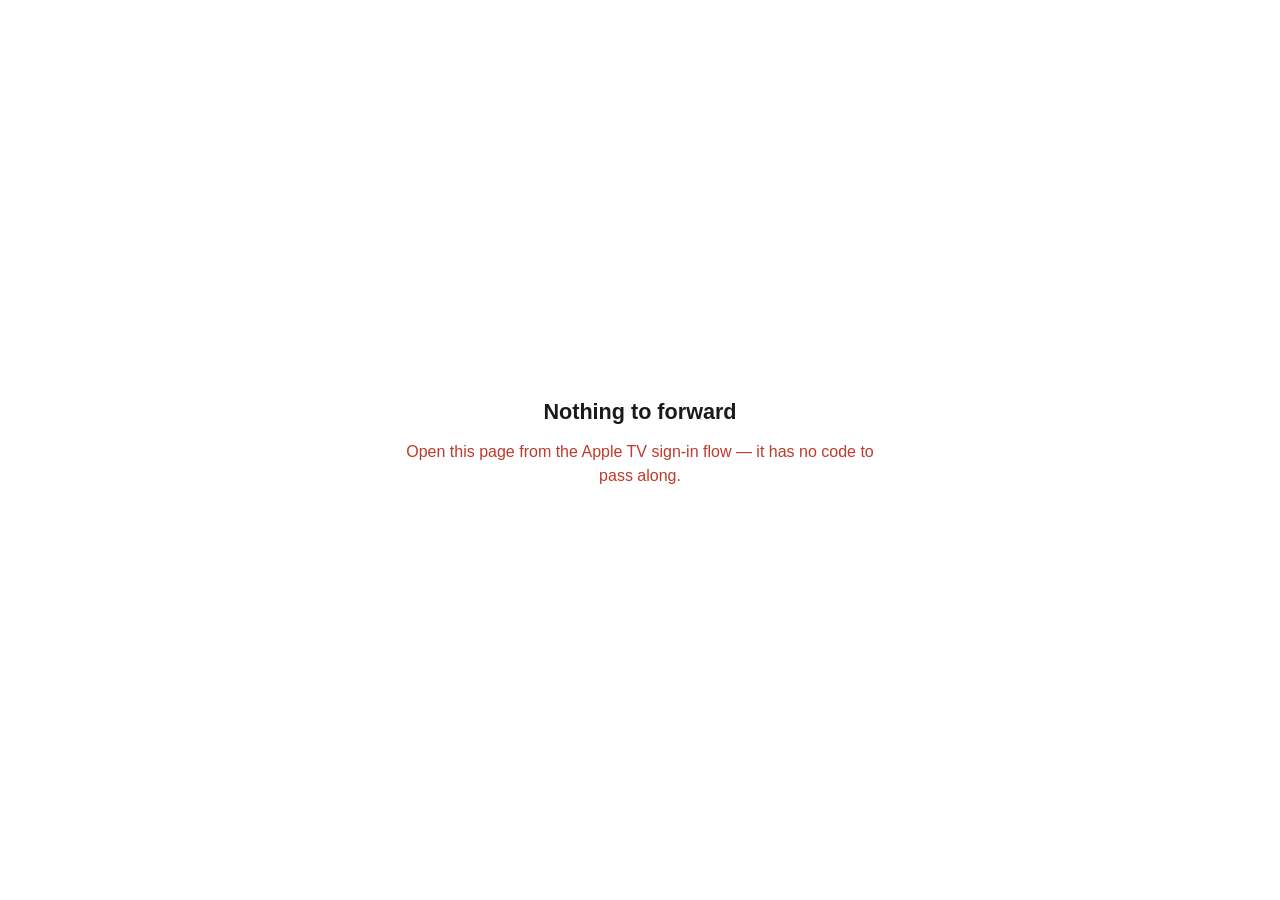
<file: oauth/index.html>
<!DOCTYPE html>
<html lang="en">
<head>
<meta charset="utf-8">
<meta name="viewport" content="width=device-width, initial-scale=1">
<!-- Keeps the authorization code out of any onward Referer header. The code is
     unredeemable without the PKCE verifier (which never leaves the Apple TV),
     but there is no reason to leak it further than it already travels. -->
<meta name="referrer" content="no-referrer">
<title>Connecting to your Apple TV</title>
<style>
  :root { color-scheme: light dark; }
  body {
    font: 16px/1.5 -apple-system, BlinkMacSystemFont, "Segoe UI", Roboto, sans-serif;
    margin: 0; min-height: 100vh;
    display: flex; align-items: center; justify-content: center;
    padding: 24px; box-sizing: border-box;
    background: #fff; color: #1a1a1a;
  }
  @media (prefers-color-scheme: dark) { body { background: #121212; color: #f0f0f0; } }
  main { max-width: 30rem; text-align: center; }
  h1 { font-size: 1.35rem; margin: 0 0 .75rem; }
  p { margin: 0 0 1rem; }
  .muted { opacity: .7; font-size: .9rem; }
  a.button {
    display: inline-block; padding: .8rem 1.4rem; border-radius: 999px;
    background: #1db954; color: #fff; text-decoration: none; font-weight: 600;
  }
  .error { color: #c0392b; }
  @media (prefers-color-scheme: dark) { .error { color: #ff6b5a; } }
</style>
</head>
<body>
<main>
  <h1 id="heading">Connecting…</h1>
  <p id="message">Handing this back to your Apple TV.</p>
  <p id="actions" hidden><a class="button" id="continue" href="#">Continue on Apple TV</a></p>
  <p class="muted" id="hint" hidden>
    If nothing happens, tap the button above.
  </p>
</main>
<script>
(function () {
  "use strict";

  // The destination scheme+path is a HARDCODED CONSTANT. Nothing about the
  // target is ever derived from the query string. This is what makes the page
  // safe: an earlier design read the TV's address out of `state`, which turned
  // the forwarder into an open redirector that could bounce a victim's
  // authorization code to an attacker-controlled host. There is no such sink
  // here — the only place this page can send anything is back into the app on
  // the same device.
  var CALLBACK_SCHEME = "appletv-visualizer://spotify-callback";

  var params = new URLSearchParams(window.location.search);
  var code = params.get("code");
  var state = params.get("state");
  var error = params.get("error");

  // Everything below writes via textContent, never innerHTML/document.write.
  // `state` and `error` are attacker-influencable, so reflecting them into
  // markup would be a DOM-XSS foothold.
  var heading = document.getElementById("heading");
  var message = document.getElementById("message");
  var actions = document.getElementById("actions");
  var hint = document.getElementById("hint");
  var button = document.getElementById("continue");

  function show(title, text, isError) {
    heading.textContent = title;
    message.textContent = text;
    if (isError) { message.className = "error"; }
  }

  // Spotify reports a denial as ?error=access_denied with no code. Forward it
  // rather than collapsing every failure into "missing code", so the TV can
  // tell "user cancelled" apart from "something broke".
  if (!code && !error) {
    show("Nothing to forward",
         "Open this page from the Apple TV sign-in flow — it has no code to pass along.",
         true);
    return;
  }

  var query = [];
  if (code) { query.push("code=" + encodeURIComponent(code)); }
  if (error) { query.push("error=" + encodeURIComponent(error)); }
  if (state) { query.push("state=" + encodeURIComponent(state)); }
  var target = CALLBACK_SCHEME + "?" + query.join("&");

  button.setAttribute("href", target);

  if (error) {
    show("Sign-in cancelled", "Returning to your Apple TV.", true);
  }

  // Some browsers only honour a custom-scheme navigation from a real user
  // gesture, so the manual button is a required fallback, not decoration —
  // Task 0a explicitly verifies which path this browser takes.
  actions.hidden = false;
  hint.hidden = false;

  // replace() rather than assign(): no history entry, so the code does not sit
  // in the back stack.
  try {
    window.location.replace(target);
  } catch (e) {
    show("Almost there", "Tap the button below to finish on your Apple TV.", false);
  }
})();
</script>
</body>
</html>
</file>
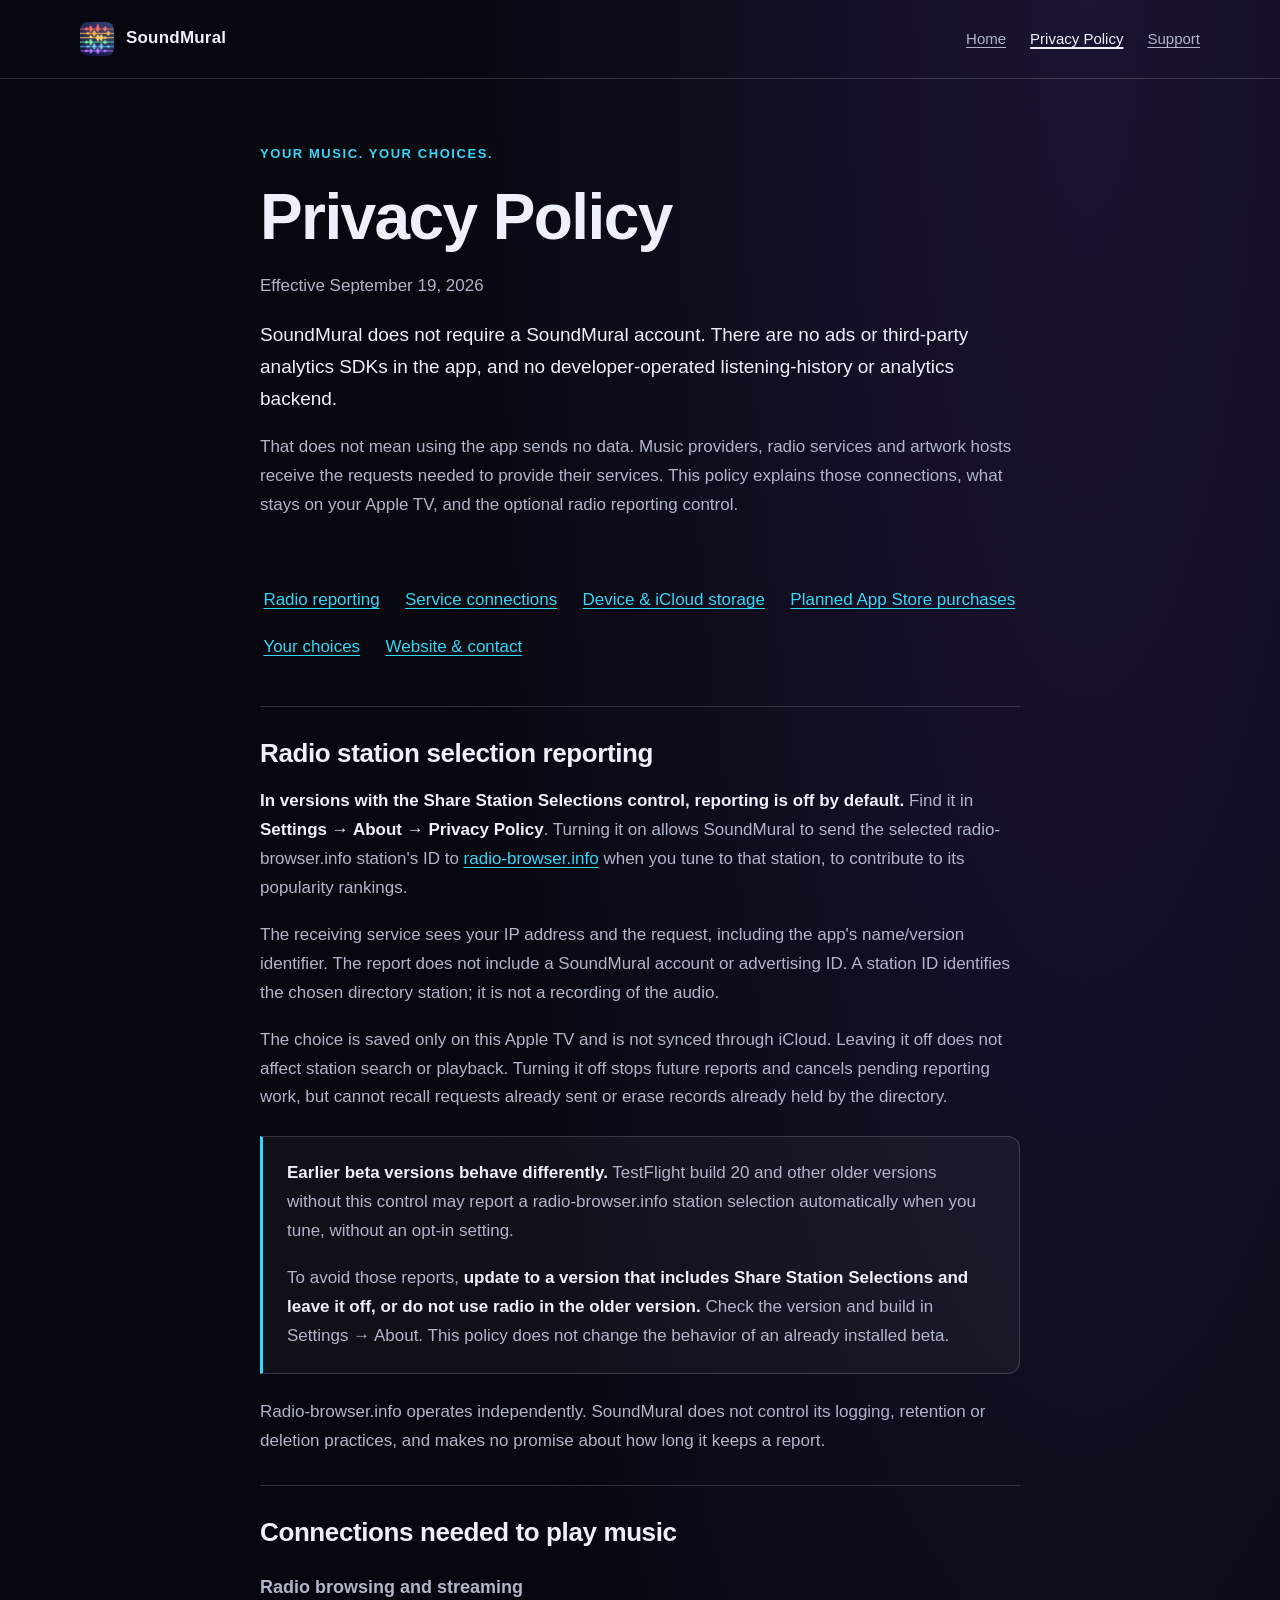
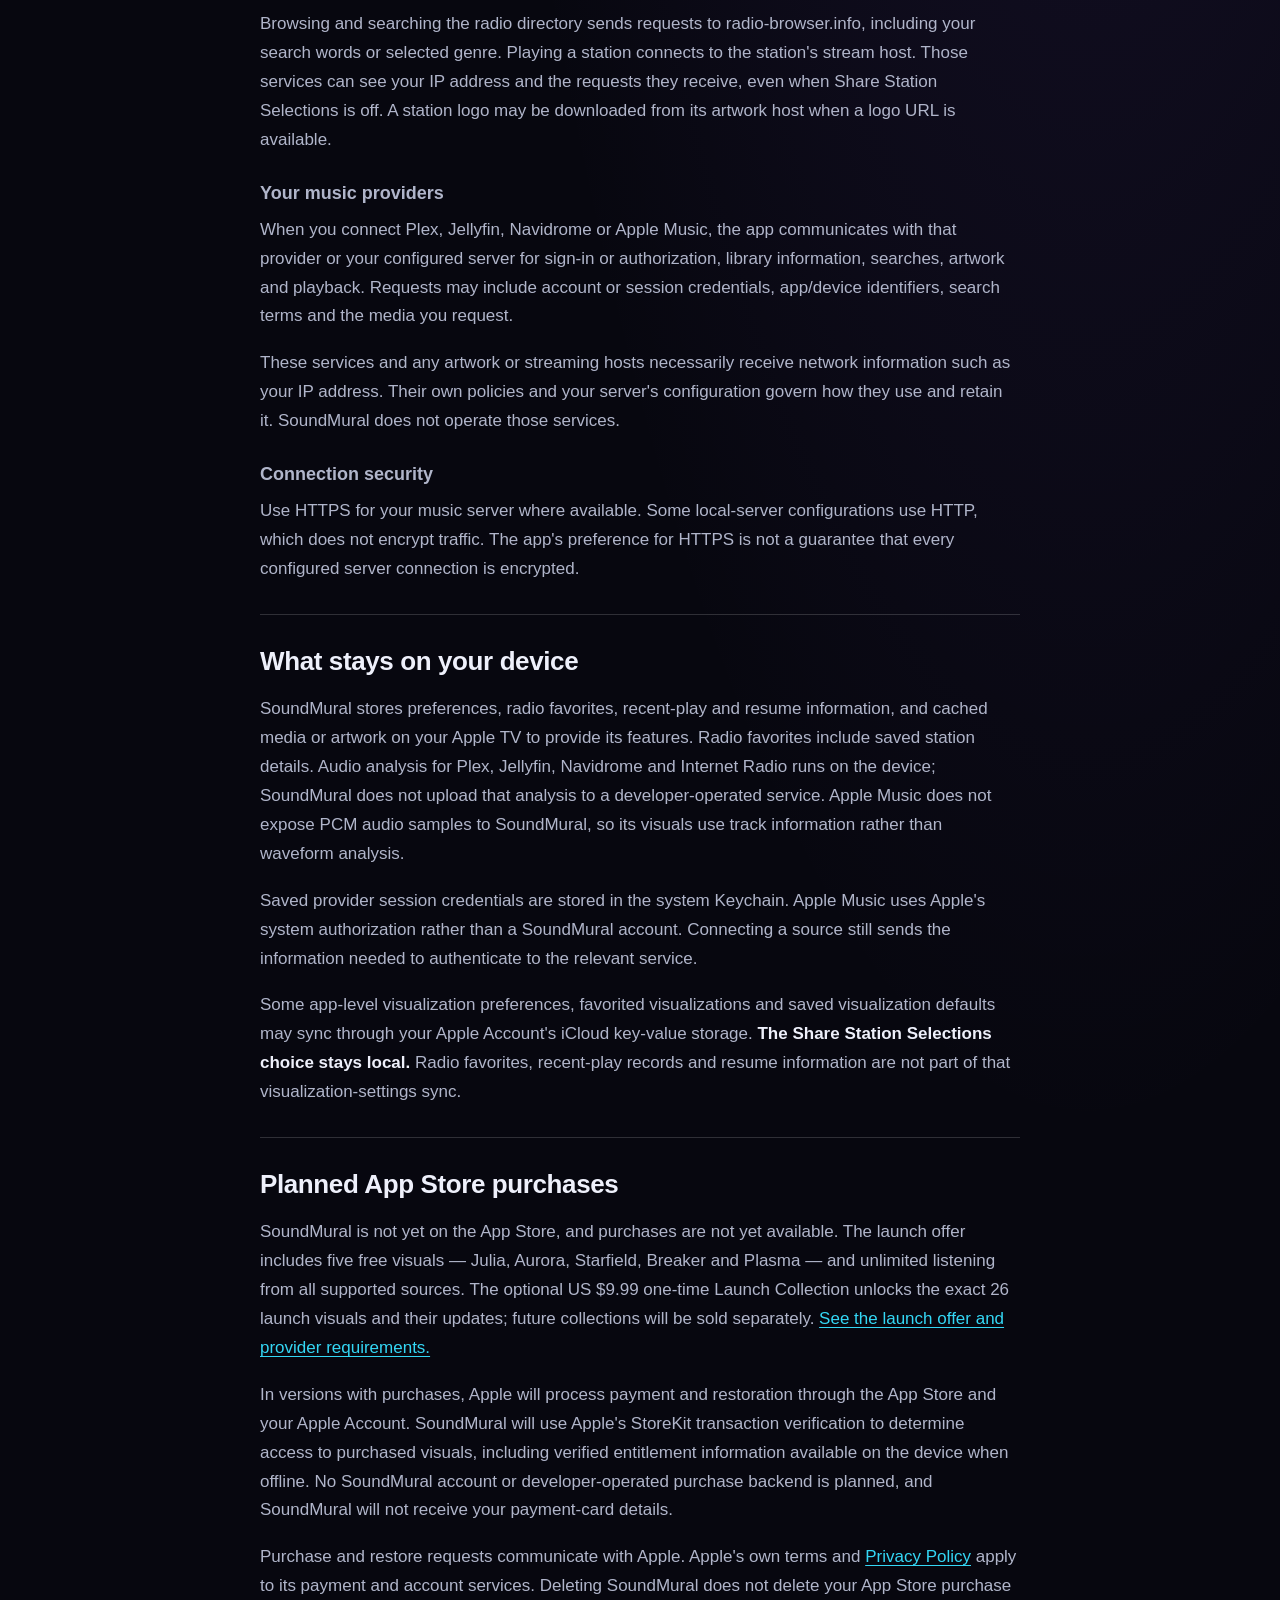
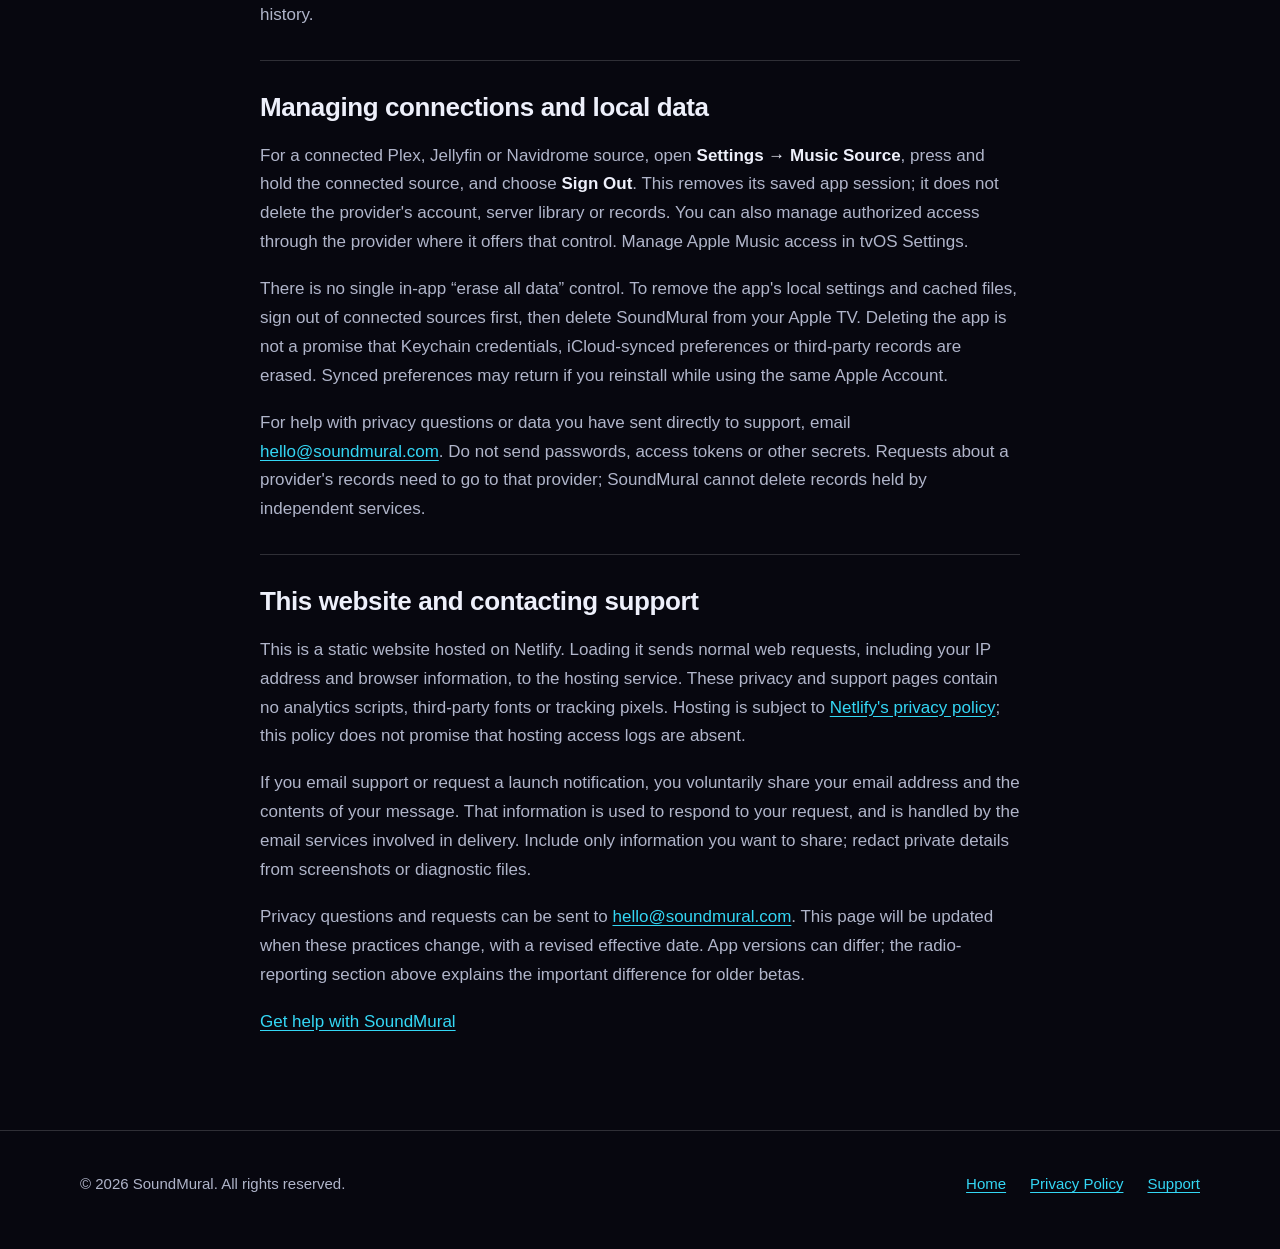
<file: privacy/index.html>
<!DOCTYPE html>
<html lang="en">
<head>
  <meta charset="UTF-8" />
  <meta name="viewport" content="width=device-width, initial-scale=1.0" />
  <meta name="description" content="How SoundMural handles local settings, music-service connections and optional radio station selection reports, including earlier TestFlight versions." />
  <meta name="theme-color" content="#07070f" />
  <link rel="canonical" href="https://soundmural.com/privacy/" />
  <link rel="icon" href="/logo.png" type="image/png" />
  <link rel="stylesheet" href="/information.css" />
  <title>Privacy Policy — SoundMural</title>
</head>
<body>
  <a class="skip-link" href="#main">Skip to content</a>
  <header class="site-header">
    <div class="wrap header-inner">
      <a class="brand" href="/"><img src="/logo.png" width="34" height="34" alt="" />SoundMural</a>
      <nav class="site-nav" aria-label="Main navigation">
        <a href="/">Home</a>
        <a href="/privacy/" aria-current="page">Privacy Policy</a>
        <a href="/support/">Support</a>
      </nav>
    </div>
  </header>
  <div class="wrap">
    <main id="main" tabindex="-1">
      <div class="page-intro">
        <p class="eyebrow">Your music. Your choices.</p>
        <h1>Privacy Policy</h1>
        <p class="updated">Effective September 19, 2026</p>
        <p class="lead">SoundMural does not require a SoundMural account. There are no ads or third-party analytics SDKs in the app, and no developer-operated listening-history or analytics backend.</p>
        <p class="section-body">That does not mean using the app sends no data. Music providers, radio services and artwork hosts receive the requests needed to provide their services. This policy explains those connections, what stays on your Apple TV, and the optional radio reporting control.</p>
      </div>
      <nav class="contents" aria-label="On this page">
        <ul>
          <li><a href="#radio-reporting">Radio reporting</a></li>
          <li><a href="#connections">Service connections</a></li>
          <li><a href="#storage">Device &amp; iCloud storage</a></li>
          <li><a href="#purchases">Planned App Store purchases</a></li>
          <li><a href="#choices">Your choices</a></li>
          <li><a href="#contact">Website &amp; contact</a></li>
        </ul>
      </nav>
      <section id="radio-reporting" aria-labelledby="radio-heading">
        <h2 id="radio-heading">Radio station selection reporting</h2>
        <div class="section-body">
          <p><strong>In versions with the Share Station Selections control, reporting is off by default.</strong> Find it in <strong>Settings → About → Privacy Policy</strong>. Turning it on allows SoundMural to send the selected radio-browser.info station's ID to <a href="https://www.radio-browser.info/">radio-browser.info</a> when you tune to that station, to contribute to its popularity rankings.</p>
          <p>The receiving service sees your IP address and the request, including the app's name/version identifier. The report does not include a SoundMural account or advertising ID. A station ID identifies the chosen directory station; it is not a recording of the audio.</p>
          <p>The choice is saved only on this Apple TV and is not synced through iCloud. Leaving it off does not affect station search or playback. Turning it off stops future reports and cancels pending reporting work, but cannot recall requests already sent or erase records already held by the directory.</p>
          <div class="notice">
            <p><strong>Earlier beta versions behave differently.</strong> TestFlight build 20 and other older versions without this control may report a radio-browser.info station selection automatically when you tune, without an opt-in setting.</p>
            <p>To avoid those reports, <strong>update to a version that includes Share Station Selections and leave it off, or do not use radio in the older version.</strong> Check the version and build in Settings → About. This policy does not change the behavior of an already installed beta.</p>
          </div>
          <p>Radio-browser.info operates independently. SoundMural does not control its logging, retention or deletion practices, and makes no promise about how long it keeps a report.</p>
        </div>
      </section>
      <section id="connections" aria-labelledby="connections-heading">
        <h2 id="connections-heading">Connections needed to play music</h2>
        <div class="section-body">
          <h3>Radio browsing and streaming</h3>
          <p>Browsing and searching the radio directory sends requests to radio-browser.info, including your search words or selected genre. Playing a station connects to the station's stream host. Those services can see your IP address and the requests they receive, even when Share Station Selections is off. A station logo may be downloaded from its artwork host when a logo URL is available.</p>
          <h3>Your music providers</h3>
          <p>When you connect Plex, Jellyfin, Navidrome or Apple Music, the app communicates with that provider or your configured server for sign-in or authorization, library information, searches, artwork and playback. Requests may include account or session credentials, app/device identifiers, search terms and the media you request.</p>
          <p>These services and any artwork or streaming hosts necessarily receive network information such as your IP address. Their own policies and your server's configuration govern how they use and retain it. SoundMural does not operate those services.</p>
          <h3>Connection security</h3>
          <p>Use HTTPS for your music server where available. Some local-server configurations use HTTP, which does not encrypt traffic. The app's preference for HTTPS is not a guarantee that every configured server connection is encrypted.</p>
        </div>
      </section>
      <section id="storage" aria-labelledby="storage-heading">
        <h2 id="storage-heading">What stays on your device</h2>
        <div class="section-body">
          <p>SoundMural stores preferences, radio favorites, recent-play and resume information, and cached media or artwork on your Apple TV to provide its features. Radio favorites include saved station details. Audio analysis for Plex, Jellyfin, Navidrome and Internet Radio runs on the device; SoundMural does not upload that analysis to a developer-operated service. Apple Music does not expose PCM audio samples to SoundMural, so its visuals use track information rather than waveform analysis.</p>
          <p>Saved provider session credentials are stored in the system Keychain. Apple Music uses Apple's system authorization rather than a SoundMural account. Connecting a source still sends the information needed to authenticate to the relevant service.</p>
          <p>Some app-level visualization preferences, favorited visualizations and saved visualization defaults may sync through your Apple Account's iCloud key-value storage. <strong>The Share Station Selections choice stays local.</strong> Radio favorites, recent-play records and resume information are not part of that visualization-settings sync.</p>
        </div>
      </section>
      <section id="purchases" aria-labelledby="purchases-heading">
        <h2 id="purchases-heading">Planned App Store purchases</h2>
        <div class="section-body">
          <p>SoundMural is not yet on the App Store, and purchases are not yet available. The launch offer includes five free visuals — Julia, Aurora, Starfield, Breaker and Plasma — and unlimited listening from all supported sources. The optional US $9.99 one-time Launch Collection unlocks the exact 26 launch visuals and their updates; future collections will be sold separately. <a href="/#pricing">See the launch offer and provider requirements.</a></p>
          <p>In versions with purchases, Apple will process payment and restoration through the App Store and your Apple Account. SoundMural will use Apple's StoreKit transaction verification to determine access to purchased visuals, including verified entitlement information available on the device when offline. No SoundMural account or developer-operated purchase backend is planned, and SoundMural will not receive your payment-card details.</p>
          <p>Purchase and restore requests communicate with Apple. Apple's own terms and <a href="https://www.apple.com/legal/privacy/">Privacy Policy</a> apply to its payment and account services. Deleting SoundMural does not delete your App Store purchase history.</p>
        </div>
      </section>
      <section id="choices" aria-labelledby="choices-heading">
        <h2 id="choices-heading">Managing connections and local data</h2>
        <div class="section-body">
          <p>For a connected Plex, Jellyfin or Navidrome source, open <strong>Settings → Music Source</strong>, press and hold the connected source, and choose <strong>Sign Out</strong>. This removes its saved app session; it does not delete the provider's account, server library or records. You can also manage authorized access through the provider where it offers that control. Manage Apple Music access in tvOS Settings.</p>
          <p>There is no single in-app “erase all data” control. To remove the app's local settings and cached files, sign out of connected sources first, then delete SoundMural from your Apple TV. Deleting the app is not a promise that Keychain credentials, iCloud-synced preferences or third-party records are erased. Synced preferences may return if you reinstall while using the same Apple Account.</p>
          <p>For help with privacy questions or data you have sent directly to support, email <a href="mailto:hello@soundmural.com">hello@soundmural.com</a>. Do not send passwords, access tokens or other secrets. Requests about a provider's records need to go to that provider; SoundMural cannot delete records held by independent services.</p>
        </div>
      </section>
      <section id="contact" aria-labelledby="contact-heading">
        <h2 id="contact-heading">This website and contacting support</h2>
        <div class="section-body">
          <p>This is a static website hosted on Netlify. Loading it sends normal web requests, including your IP address and browser information, to the hosting service. These privacy and support pages contain no analytics scripts, third-party fonts or tracking pixels. Hosting is subject to <a href="https://www.netlify.com/privacy/">Netlify's privacy policy</a>; this policy does not promise that hosting access logs are absent.</p>
          <p>If you email support or request a launch notification, you voluntarily share your email address and the contents of your message. That information is used to respond to your request, and is handled by the email services involved in delivery. Include only information you want to share; redact private details from screenshots or diagnostic files.</p>
          <p>Privacy questions and requests can be sent to <a href="mailto:hello@soundmural.com">hello@soundmural.com</a>. This page will be updated when these practices change, with a revised effective date. App versions can differ; the radio-reporting section above explains the important difference for older betas.</p>
          <p><a href="/support/">Get help with SoundMural</a></p>
        </div>
      </section>
    </main>
  </div>
  <footer class="site-footer">
    <div class="wrap footer-inner">
      <p>© 2026 SoundMural. All rights reserved.</p>
      <nav class="footer-nav" aria-label="Footer navigation">
        <a href="/">Home</a>
        <a href="/privacy/" aria-current="page">Privacy Policy</a>
        <a href="/support/">Support</a>
      </nav>
    </div>
  </footer>
</body>
</html>
</file>
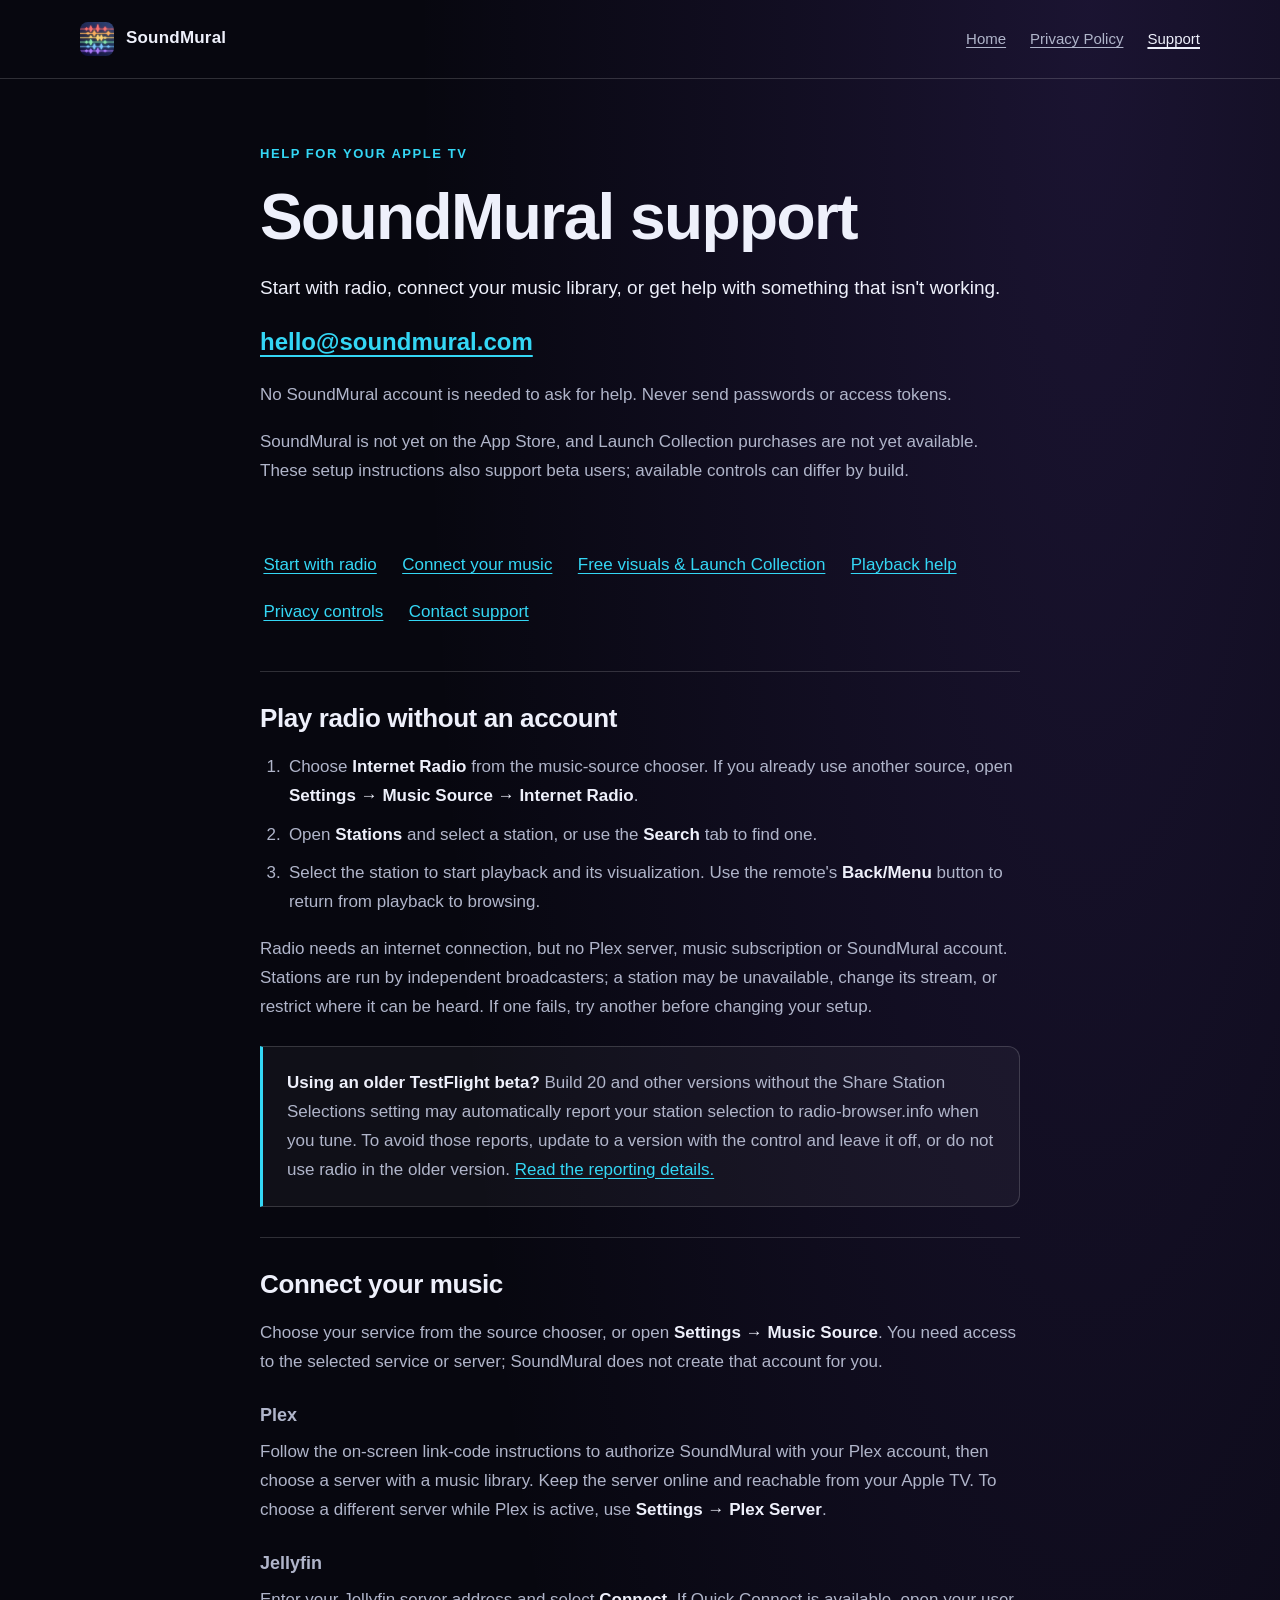
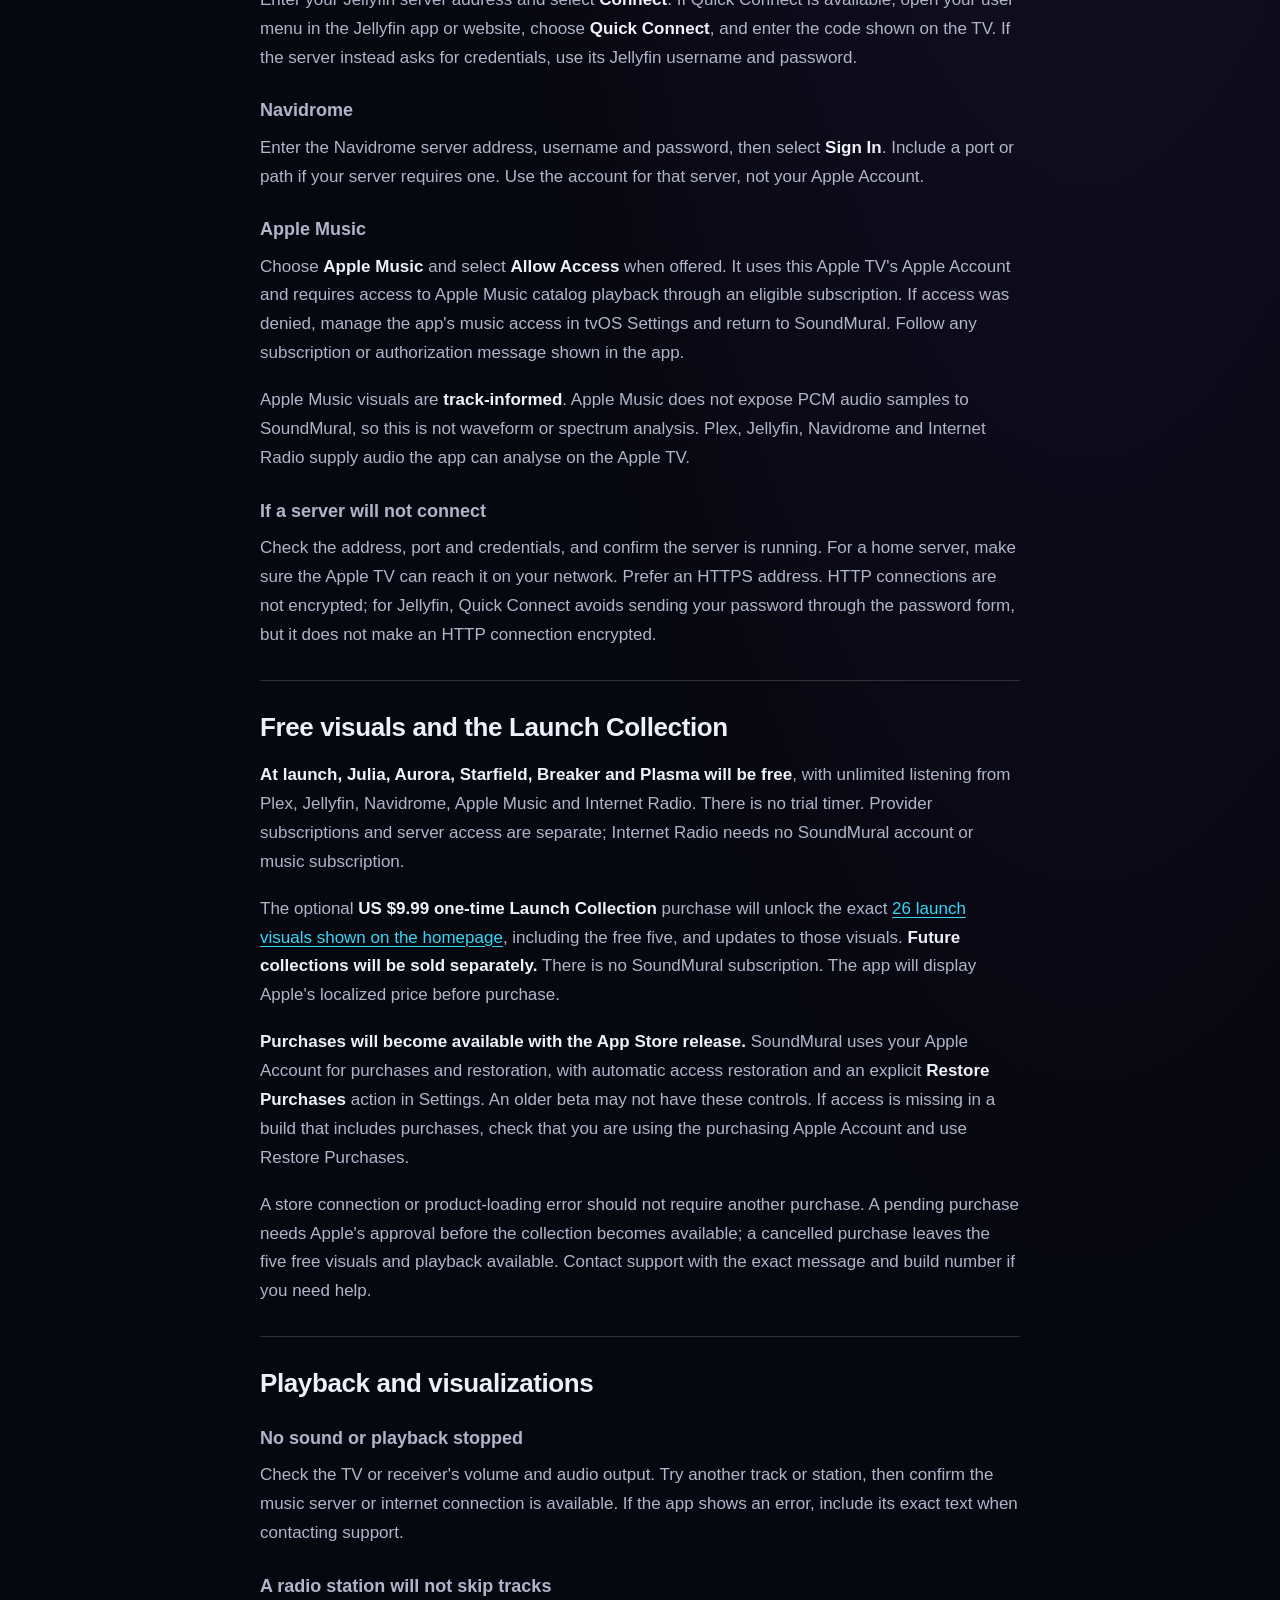
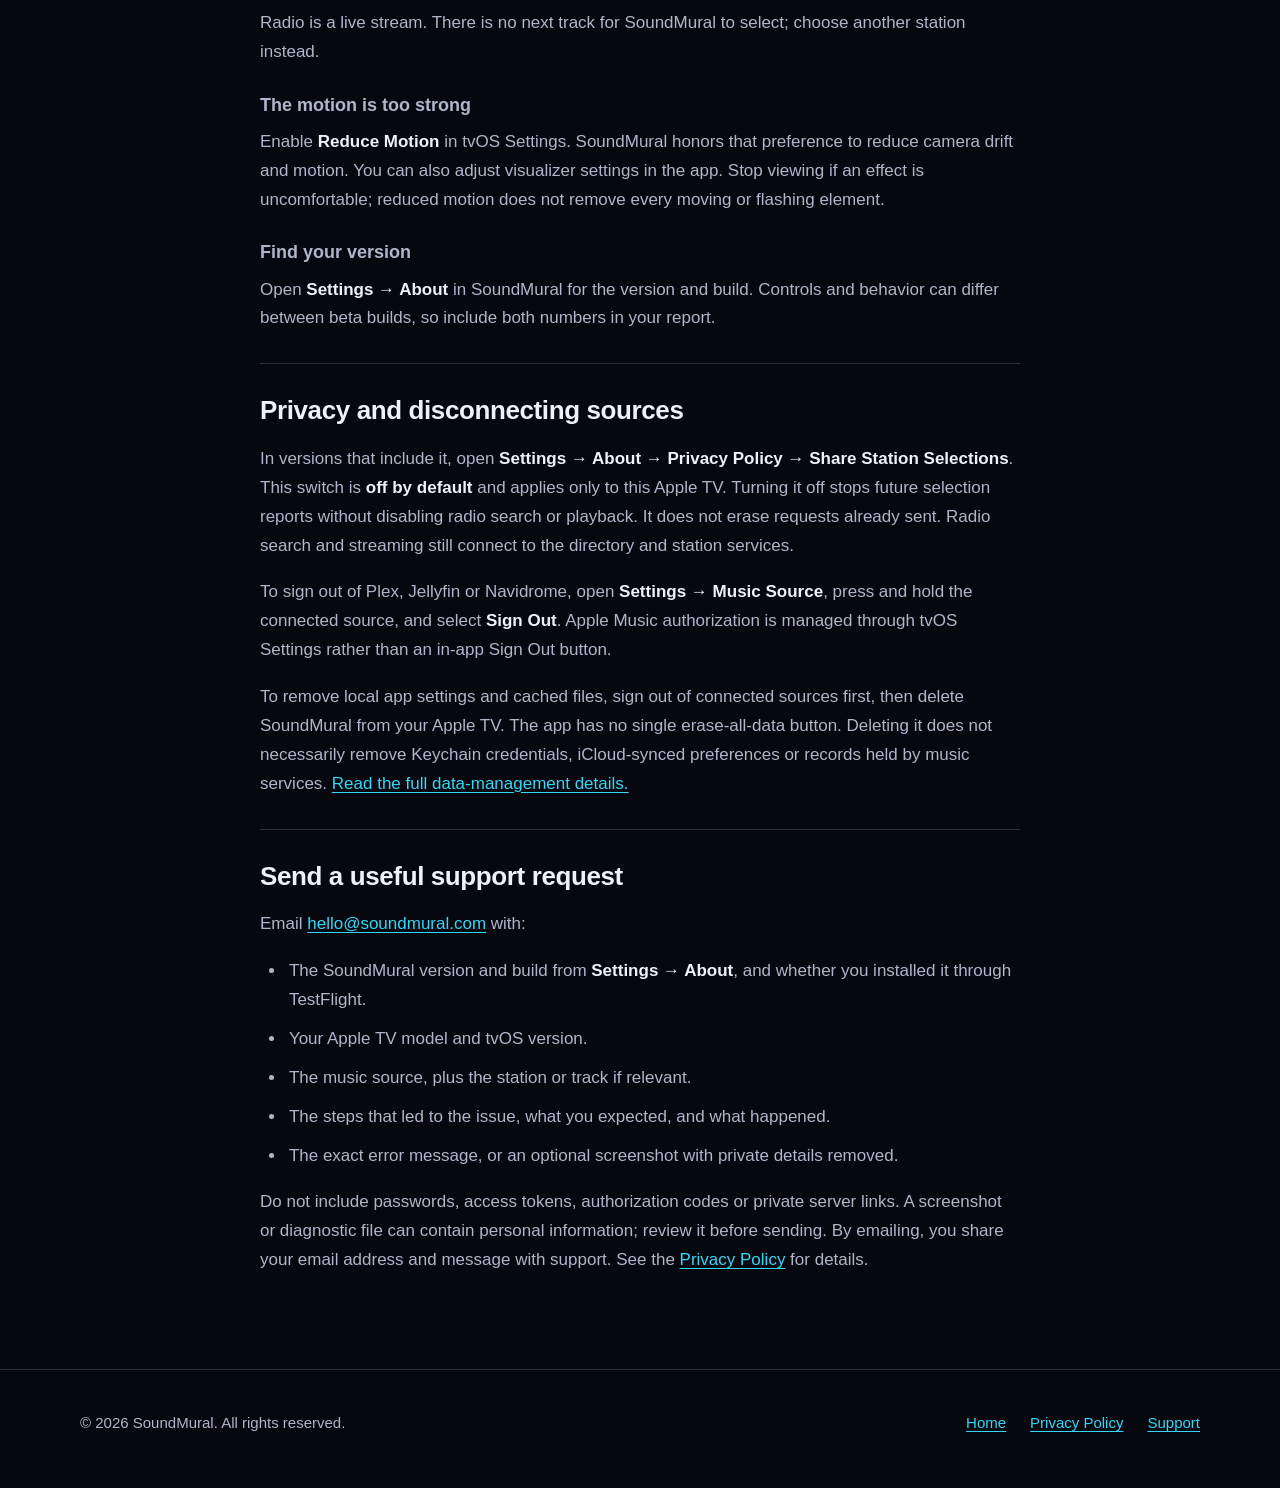
<file: support/index.html>
<!DOCTYPE html>
<html lang="en">
<head>
  <meta charset="UTF-8" />
  <meta name="viewport" content="width=device-width, initial-scale=1.0" />
  <meta name="description" content="Get help with SoundMural on Apple TV: account-free radio, supported music sources, the planned Launch Collection purchase, privacy settings and support." />
  <meta name="theme-color" content="#07070f" />
  <link rel="canonical" href="https://soundmural.com/support/" />
  <link rel="icon" href="/logo.png" type="image/png" />
  <link rel="stylesheet" href="/information.css" />
  <title>Support — SoundMural</title>
</head>
<body>
  <a class="skip-link" href="#main">Skip to content</a>
  <header class="site-header">
    <div class="wrap header-inner">
      <a class="brand" href="/"><img src="/logo.png" width="34" height="34" alt="" />SoundMural</a>
      <nav class="site-nav" aria-label="Main navigation">
        <a href="/">Home</a>
        <a href="/privacy/">Privacy Policy</a>
        <a href="/support/" aria-current="page">Support</a>
      </nav>
    </div>
  </header>
  <div class="wrap">
    <main id="main" tabindex="-1">
      <div class="page-intro">
        <p class="eyebrow">Help for your Apple TV</p>
        <h1>SoundMural support</h1>
        <p class="lead">Start with radio, connect your music library, or get help with something that isn't working.</p>
        <a class="contact-link" href="mailto:hello@soundmural.com">hello@soundmural.com</a>
        <p class="section-body">No SoundMural account is needed to ask for help. Never send passwords or access tokens.</p>
        <p class="section-body">SoundMural is not yet on the App Store, and Launch Collection purchases are not yet available. These setup instructions also support beta users; available controls can differ by build.</p>
      </div>
      <nav class="contents" aria-label="On this page">
        <ul>
          <li><a href="#radio">Start with radio</a></li>
          <li><a href="#providers">Connect your music</a></li>
          <li><a href="#launch-collection">Free visuals &amp; Launch Collection</a></li>
          <li><a href="#playback">Playback help</a></li>
          <li><a href="#privacy">Privacy controls</a></li>
          <li><a href="#contact">Contact support</a></li>
        </ul>
      </nav>
      <section id="radio" aria-labelledby="radio-heading">
        <h2 id="radio-heading">Play radio without an account</h2>
        <div class="section-body">
          <ol>
            <li>Choose <strong>Internet Radio</strong> from the music-source chooser. If you already use another source, open <strong>Settings → Music Source → Internet Radio</strong>.</li>
            <li>Open <strong>Stations</strong> and select a station, or use the <strong>Search</strong> tab to find one.</li>
            <li>Select the station to start playback and its visualization. Use the remote's <strong>Back/Menu</strong> button to return from playback to browsing.</li>
          </ol>
          <p>Radio needs an internet connection, but no Plex server, music subscription or SoundMural account. Stations are run by independent broadcasters; a station may be unavailable, change its stream, or restrict where it can be heard. If one fails, try another before changing your setup.</p>
          <div class="notice">
            <p><strong>Using an older TestFlight beta?</strong> Build 20 and other versions without the Share Station Selections setting may automatically report your station selection to radio-browser.info when you tune. To avoid those reports, update to a version with the control and leave it off, or do not use radio in the older version. <a href="/privacy/#radio-reporting">Read the reporting details.</a></p>
          </div>
        </div>
      </section>
      <section id="providers" aria-labelledby="providers-heading">
        <h2 id="providers-heading">Connect your music</h2>
        <div class="section-body">
          <p>Choose your service from the source chooser, or open <strong>Settings → Music Source</strong>. You need access to the selected service or server; SoundMural does not create that account for you.</p>
          <h3>Plex</h3>
          <p>Follow the on-screen link-code instructions to authorize SoundMural with your Plex account, then choose a server with a music library. Keep the server online and reachable from your Apple TV. To choose a different server while Plex is active, use <strong>Settings → Plex Server</strong>.</p>
          <h3>Jellyfin</h3>
          <p>Enter your Jellyfin server address and select <strong>Connect</strong>. If Quick Connect is available, open your user menu in the Jellyfin app or website, choose <strong>Quick Connect</strong>, and enter the code shown on the TV. If the server instead asks for credentials, use its Jellyfin username and password.</p>
          <h3>Navidrome</h3>
          <p>Enter the Navidrome server address, username and password, then select <strong>Sign In</strong>. Include a port or path if your server requires one. Use the account for that server, not your Apple Account.</p>
          <h3>Apple Music</h3>
          <p>Choose <strong>Apple Music</strong> and select <strong>Allow Access</strong> when offered. It uses this Apple TV's Apple Account and requires access to Apple Music catalog playback through an eligible subscription. If access was denied, manage the app's music access in tvOS Settings and return to SoundMural. Follow any subscription or authorization message shown in the app.</p>
          <p>Apple Music visuals are <strong>track-informed</strong>. Apple Music does not expose PCM audio samples to SoundMural, so this is not waveform or spectrum analysis. Plex, Jellyfin, Navidrome and Internet Radio supply audio the app can analyse on the Apple TV.</p>
          <h3>If a server will not connect</h3>
          <p>Check the address, port and credentials, and confirm the server is running. For a home server, make sure the Apple TV can reach it on your network. Prefer an HTTPS address. HTTP connections are not encrypted; for Jellyfin, Quick Connect avoids sending your password through the password form, but it does not make an HTTP connection encrypted.</p>
        </div>
      </section>
      <section id="launch-collection" aria-labelledby="collection-heading">
        <h2 id="collection-heading">Free visuals and the Launch Collection</h2>
        <div class="section-body">
          <p><strong>At launch, Julia, Aurora, Starfield, Breaker and Plasma will be free</strong>, with unlimited listening from Plex, Jellyfin, Navidrome, Apple Music and Internet Radio. There is no trial timer. Provider subscriptions and server access are separate; Internet Radio needs no SoundMural account or music subscription.</p>
          <p>The optional <strong>US $9.99 one-time Launch Collection</strong> purchase will unlock the exact <a href="/#visuals">26 launch visuals shown on the homepage</a>, including the free five, and updates to those visuals. <strong>Future collections will be sold separately.</strong> There is no SoundMural subscription. The app will display Apple's localized price before purchase.</p>
          <p><strong>Purchases will become available with the App Store release.</strong> SoundMural uses your Apple Account for purchases and restoration, with automatic access restoration and an explicit <strong>Restore Purchases</strong> action in Settings. An older beta may not have these controls. If access is missing in a build that includes purchases, check that you are using the purchasing Apple Account and use Restore Purchases.</p>
          <p>A store connection or product-loading error should not require another purchase. A pending purchase needs Apple's approval before the collection becomes available; a cancelled purchase leaves the five free visuals and playback available. Contact support with the exact message and build number if you need help.</p>
        </div>
      </section>
      <section id="playback" aria-labelledby="playback-heading">
        <h2 id="playback-heading">Playback and visualizations</h2>
        <div class="section-body">
          <h3>No sound or playback stopped</h3>
          <p>Check the TV or receiver's volume and audio output. Try another track or station, then confirm the music server or internet connection is available. If the app shows an error, include its exact text when contacting support.</p>
          <h3>A radio station will not skip tracks</h3>
          <p>Radio is a live stream. There is no next track for SoundMural to select; choose another station instead.</p>
          <h3>The motion is too strong</h3>
          <p>Enable <strong>Reduce Motion</strong> in tvOS Settings. SoundMural honors that preference to reduce camera drift and motion. You can also adjust visualizer settings in the app. Stop viewing if an effect is uncomfortable; reduced motion does not remove every moving or flashing element.</p>
          <h3>Find your version</h3>
          <p>Open <strong>Settings → About</strong> in SoundMural for the version and build. Controls and behavior can differ between beta builds, so include both numbers in your report.</p>
        </div>
      </section>
      <section id="privacy" aria-labelledby="privacy-heading">
        <h2 id="privacy-heading">Privacy and disconnecting sources</h2>
        <div class="section-body">
          <p>In versions that include it, open <strong>Settings → About → Privacy Policy → Share Station Selections</strong>. This switch is <strong>off by default</strong> and applies only to this Apple TV. Turning it off stops future selection reports without disabling radio search or playback. It does not erase requests already sent. Radio search and streaming still connect to the directory and station services.</p>
          <p>To sign out of Plex, Jellyfin or Navidrome, open <strong>Settings → Music Source</strong>, press and hold the connected source, and select <strong>Sign Out</strong>. Apple Music authorization is managed through tvOS Settings rather than an in-app Sign Out button.</p>
          <p>To remove local app settings and cached files, sign out of connected sources first, then delete SoundMural from your Apple TV. The app has no single erase-all-data button. Deleting it does not necessarily remove Keychain credentials, iCloud-synced preferences or records held by music services. <a href="/privacy/#choices">Read the full data-management details.</a></p>
        </div>
      </section>
      <section id="contact" aria-labelledby="contact-heading">
        <h2 id="contact-heading">Send a useful support request</h2>
        <div class="section-body">
          <p>Email <a href="mailto:hello@soundmural.com">hello@soundmural.com</a> with:</p>
          <ul>
            <li>The SoundMural version and build from <strong>Settings → About</strong>, and whether you installed it through TestFlight.</li>
            <li>Your Apple TV model and tvOS version.</li>
            <li>The music source, plus the station or track if relevant.</li>
            <li>The steps that led to the issue, what you expected, and what happened.</li>
            <li>The exact error message, or an optional screenshot with private details removed.</li>
          </ul>
          <p>Do not include passwords, access tokens, authorization codes or private server links. A screenshot or diagnostic file can contain personal information; review it before sending. By emailing, you share your email address and message with support. See the <a href="/privacy/#contact">Privacy Policy</a> for details.</p>
        </div>
      </section>
    </main>
  </div>
  <footer class="site-footer">
    <div class="wrap footer-inner">
      <p>© 2026 SoundMural. All rights reserved.</p>
      <nav class="footer-nav" aria-label="Footer navigation">
        <a href="/">Home</a>
        <a href="/privacy/">Privacy Policy</a>
        <a href="/support/" aria-current="page">Support</a>
      </nav>
    </div>
  </footer>
</body>
</html>
</file>
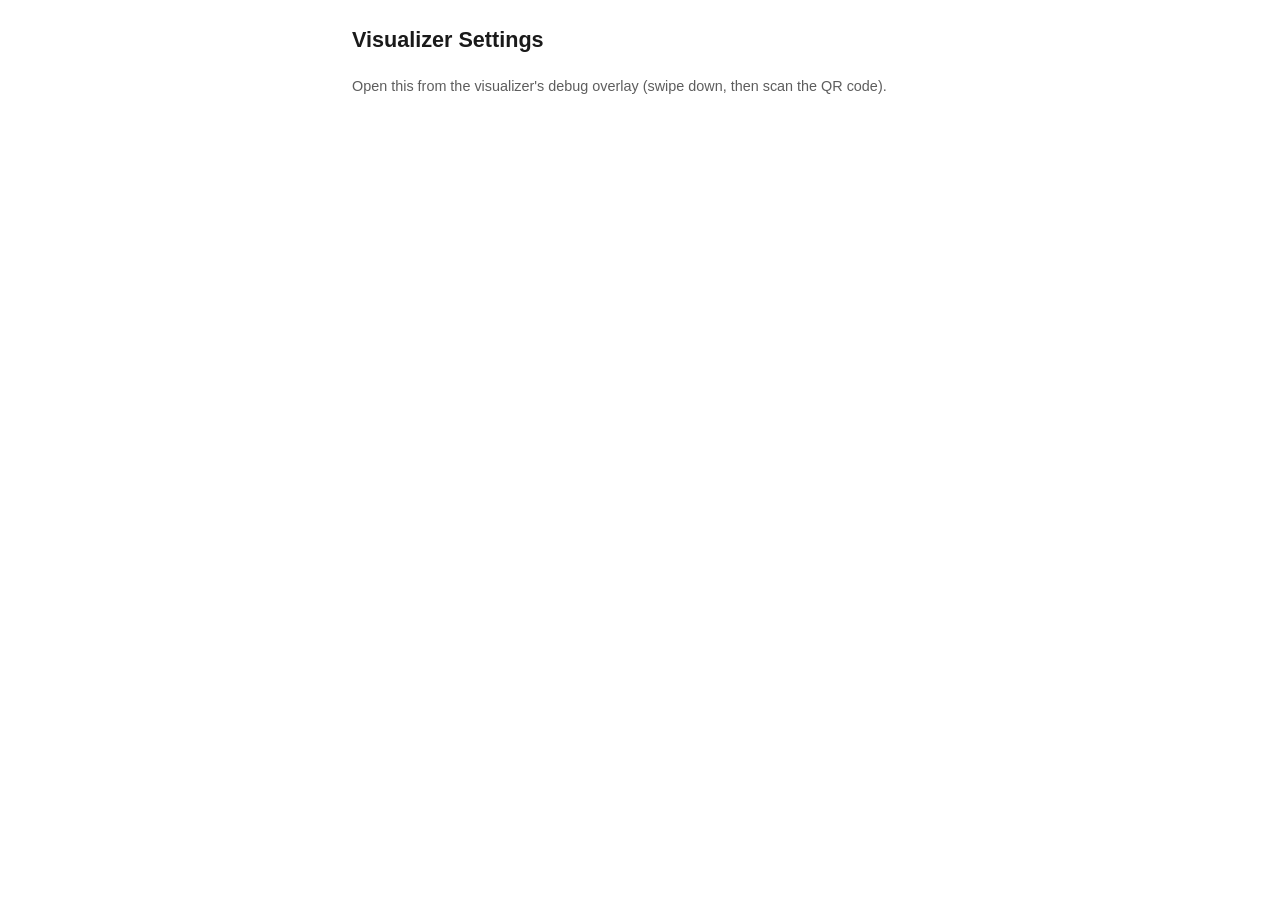
<file: oauth/settings.html>
<!DOCTYPE html>
<html lang="en">
<head>
<meta charset="utf-8">
<meta name="viewport" content="width=device-width, initial-scale=1">
<meta name="referrer" content="no-referrer">
<title>Visualizer Settings</title>
<style>
  :root { color-scheme: light dark; }
  body {
    font: 16px/1.5 -apple-system, BlinkMacSystemFont, "Segoe UI", Roboto, sans-serif;
    margin: 0; padding: 24px; box-sizing: border-box;
    background: #fff; color: #1a1a1a;
  }
  @media (prefers-color-scheme: dark) { body { background: #121212; color: #f0f0f0; } }
  main { max-width: 36rem; margin: 0 auto; }
  h1 { font-size: 1.35rem; margin: 0 0 1.25rem; }
  section { margin: 0 0 1.5rem; padding-bottom: 1.25rem; border-bottom: 1px solid rgba(127,127,127,.25); }
  section:last-of-type { border-bottom: none; }
  h2 { font-size: 1rem; margin: 0 0 .5rem; display: flex; align-items: center; justify-content: space-between; }
  table { width: 100%; border-collapse: collapse; font-size: .95rem; }
  td { padding: .25rem 0; }
  td.value { text-align: right; opacity: .85; }
  button {
    font: inherit; font-size: .8rem; padding: .3rem .7rem; border-radius: 999px;
    border: 1px solid rgba(127,127,127,.4); background: transparent; color: inherit; cursor: pointer;
  }
  button:active { opacity: .6; }
  .muted { opacity: .7; font-size: .9rem; }
  #copyAll { display: block; margin-top: .5rem; }
  /* Must come after any rule that sets `display` on a hideable element. The
     `hidden` attribute only hides via the UA stylesheet's `display: none`, so
     the author rule above beat it and left "Copy all" on screen in the
     empty state, offering to copy nothing. */
  [hidden] { display: none !important; }
</style>
</head>
<body>
<main>
  <h1>Visualizer Settings</h1>
  <p id="empty" class="muted" hidden>Open this from the visualizer's debug overlay (swipe down, then scan the QR code).</p>
  <div id="sections"></div>
  <button id="copyAll" hidden>Copy all</button>
</main>
<script>
(function () {
  "use strict";

  function base64UrlDecode(str) {
    var b64 = str.replace(/-/g, "+").replace(/_/g, "/");
    while (b64.length % 4) { b64 += "="; }
    var binary = atob(b64);
    var bytes = new Uint8Array(binary.length);
    for (var i = 0; i < binary.length; i++) { bytes[i] = binary.charCodeAt(i); }
    return new TextDecoder("utf-8").decode(bytes);
  }

  // The label is stashed on the element rather than captured in a closure so a
  // second click while "Copied" is still showing restores "Copy", not "Copied".
  function flash(button, message) {
    if (!button.dataset.label) { button.dataset.label = button.textContent; }
    button.textContent = message;
    setTimeout(function () { button.textContent = button.dataset.label; }, 1200);
  }

  // Pre-Clipboard-API path, and the rescue when writeText is refused. Kept
  // because a silent no-op button is worse than a deprecated call.
  function fallbackCopy(text) {
    var area = document.createElement("textarea");
    area.value = text;
    area.setAttribute("readonly", "");
    area.style.position = "fixed";
    area.style.opacity = "0";
    document.body.appendChild(area);
    area.select();
    var copied = false;
    try { copied = document.execCommand("copy"); } catch (e) { copied = false; }
    document.body.removeChild(area);
    return copied;
  }

  function copyText(text, button) {
    // writeText rejects on a denied permission and is absent entirely outside a
    // secure context. Without this branch the button would just do nothing, and
    // the whole point of the page is getting this text back off the screen.
    if (navigator.clipboard && navigator.clipboard.writeText) {
      navigator.clipboard.writeText(text).then(
        function () { flash(button, "Copied"); },
        function () { flash(button, fallbackCopy(text) ? "Copied" : "Copy failed"); }
      );
    } else {
      flash(button, fallbackCopy(text) ? "Copied" : "Copy failed");
    }
  }

  // rows: array of [label, value] pairs. Returns the section's plain-text
  // form, used by both its own Copy button and "Copy all".
  //
  // Everything below writes via textContent, never innerHTML. The now-playing
  // fields are arbitrary metadata from a music provider, so reflecting them
  // into markup would be a DOM-XSS foothold — same discipline as index.html.
  function renderSection(container, title, rows) {
    var section = document.createElement("section");
    var heading = document.createElement("h2");
    var titleText = document.createElement("span");
    titleText.textContent = title;
    heading.appendChild(titleText);

    var lines = rows.map(function (r) { return r[0] + ": " + r[1]; });
    var text = title + "\n" + lines.join("\n");

    var copyButton = document.createElement("button");
    copyButton.textContent = "Copy";
    copyButton.addEventListener("click", function () { copyText(text, copyButton); });
    heading.appendChild(copyButton);
    section.appendChild(heading);

    var table = document.createElement("table");
    rows.forEach(function (r) {
      var row = document.createElement("tr");
      var label = document.createElement("td");
      label.textContent = r[0];
      var value = document.createElement("td");
      value.className = "value";
      value.textContent = r[1];
      row.appendChild(label);
      row.appendChild(value);
      table.appendChild(row);
    });
    section.appendChild(table);
    container.appendChild(section);
    return text;
  }

  var params = new URLSearchParams(window.location.search);
  var raw = params.get("d");
  var payload = null;
  if (raw) {
    try { payload = JSON.parse(base64UrlDecode(raw)); } catch (e) { payload = null; }
  }

  var container = document.getElementById("sections");
  var empty = document.getElementById("empty");
  var copyAllButton = document.getElementById("copyAll");

  if (!payload) {
    empty.hidden = false;
    return;
  }

  var allTexts = [];

  if (payload.viz) {
    allTexts.push(renderSection(container, "Visualization", [
      ["Name", payload.viz.name], ["ID", payload.viz.id]
    ]));
  }
  if (payload.settings && payload.settings.length) {
    allTexts.push(renderSection(container, "Settings", payload.settings.map(function (s) {
      return [s.l, s.d];
    })));
  }
  if (payload.appSettings && payload.appSettings.length) {
    allTexts.push(renderSection(container, "App Settings", payload.appSettings.map(function (s) {
      return [s.l, s.d];
    })));
  }
  if (payload.nowPlaying) {
    var np = payload.nowPlaying;
    var rows = [["Title", np.title]];
    if (np.artist) { rows.push(["Artist", np.artist]); }
    if (np.album) { rows.push(["Album", np.album]); }
    allTexts.push(renderSection(container, "Now Playing", rows));
  }
  if (payload.perf) {
    allTexts.push(renderSection(container, "Performance", [
      ["FPS", Math.round(payload.perf.fps)],
      ["Frame time", payload.perf.frameMs.toFixed(1) + " ms"],
      ["Quality level", payload.perf.quality]
    ]));
  }
  if (payload.app) {
    allTexts.push(renderSection(container, "App Info", [
      ["Version", payload.app.version],
      ["Build", payload.app.build],
      ["Device", payload.app.device],
      ["OS", payload.app.os]
    ]));
  }

  copyAllButton.hidden = false;
  copyAllButton.addEventListener("click", function () {
    copyText(allTexts.join("\n\n"), copyAllButton);
  });
})();
</script>
</body>
</html>
</file>
<file: information.css>
:root {
  color-scheme: dark;
  --bg: #07070f;
  --surface: rgba(255, 255, 255, .04);
  --line: rgba(255, 255, 255, .16);
  --text: #eef0fb;
  --muted: #b0b5ca;
  --cyan: #34d7f5;
  --violet: #8b5cf6;
  --lime: #a3e635;
}

* { box-sizing: border-box; }
html { scroll-padding-top: 24px; }
body {
  margin: 0;
  background: radial-gradient(ellipse at 85% 0, rgba(139, 92, 246, .15), transparent 42rem), var(--bg);
  color: var(--text);
  font-family: -apple-system, BlinkMacSystemFont, "Segoe UI", Helvetica, Arial, sans-serif;
  font-size: 1.0625rem;
  line-height: 1.7;
  -webkit-font-smoothing: antialiased;
}
a { color: var(--cyan); text-underline-offset: .2em; }
a:hover { color: var(--text); }
a:focus-visible, [tabindex="-1"]:focus-visible {
  outline: 3px solid var(--lime);
  outline-offset: 5px;
  border-radius: 3px;
}
.wrap { width: min(100% - 48px, 1120px); margin-inline: auto; }
.skip-link {
  position: absolute;
  top: 12px;
  left: 24px;
  z-index: 10;
  padding: 12px 18px;
  background: var(--bg);
  transform: translateY(-200%);
}
.skip-link:focus { transform: none; }
.site-header { border-bottom: 1px solid var(--line); }
.header-inner {
  display: flex;
  flex-wrap: wrap;
  align-items: center;
  justify-content: space-between;
  gap: 12px 28px;
  padding-block: 18px;
}
.brand {
  display: inline-flex;
  align-items: center;
  gap: 12px;
  color: var(--text);
  text-decoration: none;
  font-weight: 700;
  letter-spacing: .2px;
}
.brand img { width: 34px; height: 34px; border-radius: 8px; }
.site-nav, .footer-nav { display: flex; flex-wrap: wrap; gap: 8px 24px; }
.site-nav a, .footer-nav a { padding-block: 8px; }
.site-nav a { color: var(--muted); font-size: .9375rem; }
.site-nav a[aria-current="page"] { color: var(--text); text-decoration-thickness: 2px; }
main { max-width: 760px; margin: 0 auto; padding: 64px 0 40px; }
.eyebrow { color: var(--cyan); font-size: .8125rem; font-weight: 700; letter-spacing: .12em; text-transform: uppercase; }
h1 { font-size: clamp(2.5rem, 8vw, 4rem); line-height: 1.08; letter-spacing: -.025em; margin: 14px 0 20px; }
h2 { font-size: 1.625rem; line-height: 1.25; letter-spacing: -.015em; margin: 0 0 18px; }
h3 { font-size: 1.125rem; line-height: 1.4; margin: 26px 0 10px; }
p { margin: 0 0 18px; }
.lead { font-size: 1.1875rem; }
.updated, .section-body { color: var(--muted); }
strong { color: var(--text); }
section { padding-block: 30px; border-top: 1px solid var(--line); }
.page-intro { padding-bottom: 20px; }
.notice { background: var(--surface); border: 1px solid var(--line); border-left: 3px solid var(--cyan); border-radius: 0 12px 12px 0; padding: 22px 24px; margin: 24px 0; }
.notice p:last-child, .section-body > :last-child { margin-bottom: 0; }
.contents { margin: 28px 0 34px; }
.contents ul { display: flex; flex-wrap: wrap; gap: 8px 22px; list-style: none; padding: 0; }
ul, ol { padding-left: 1.5em; margin: 0 0 18px; }
li { padding-left: .2em; margin-bottom: 10px; }
.contact-link { display: inline-block; font-size: clamp(1.125rem, 5vw, 1.5rem); font-weight: 650; margin-bottom: 18px; overflow-wrap: anywhere; }
.site-footer { border-top: 1px solid var(--line); margin-top: 24px; padding-block: 32px 44px; font-size: .9375rem; color: var(--muted); }
.footer-inner { display: flex; flex-wrap: wrap; justify-content: space-between; align-items: center; gap: 12px 28px; }
.footer-inner p { margin: 0; }
@media (max-width: 520px) {
  .wrap { width: min(100% - 32px, 1120px); }
  main { padding-top: 40px; }
  .site-nav, .footer-nav { gap: 8px 18px; }
  .notice { padding: 18px; }
}
@media print {
  :root { color-scheme: light; --text: #111; --muted: #333; --cyan: #111; --line: #aaa; }
  body { background: white; color: #111; font-size: 11pt; }
  .skip-link, .site-nav, .contents { display: none; }
  main { max-width: none; padding-top: 24px; }
  section { break-inside: avoid; }
}
</file>
